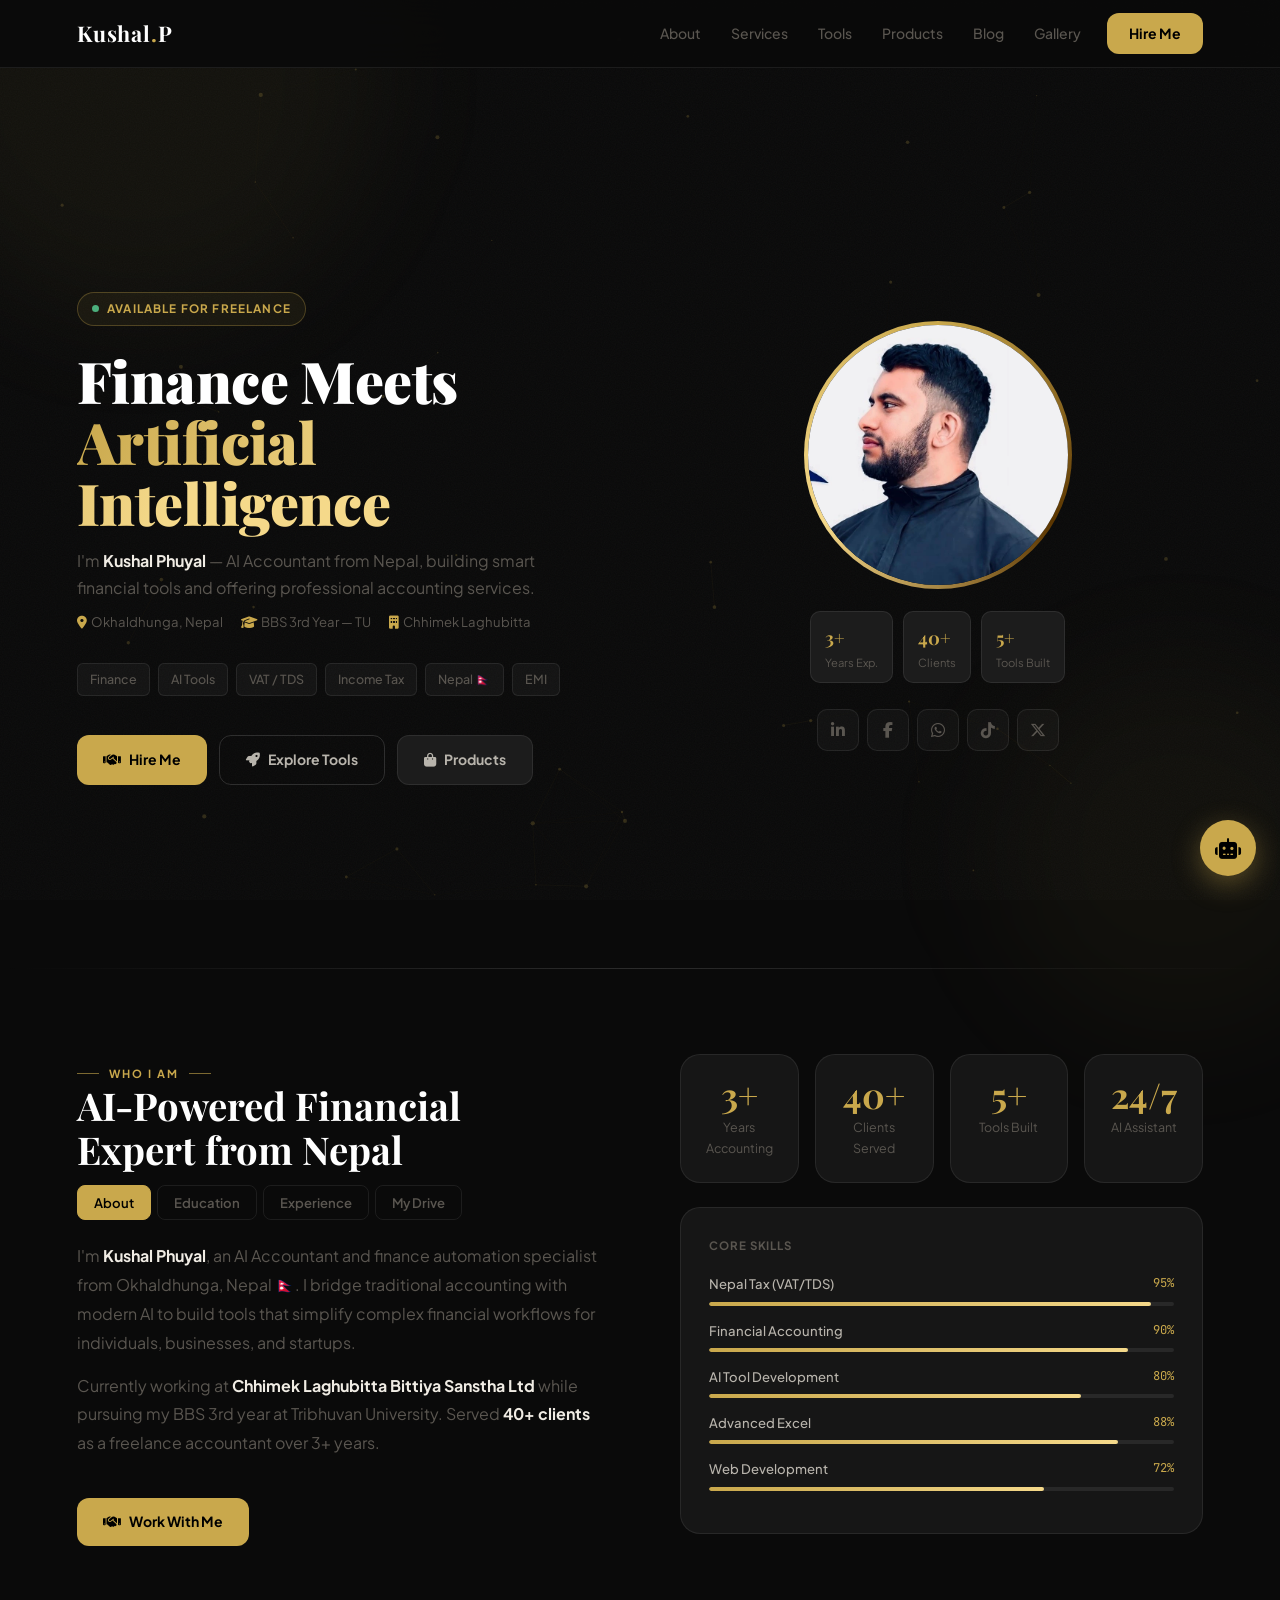
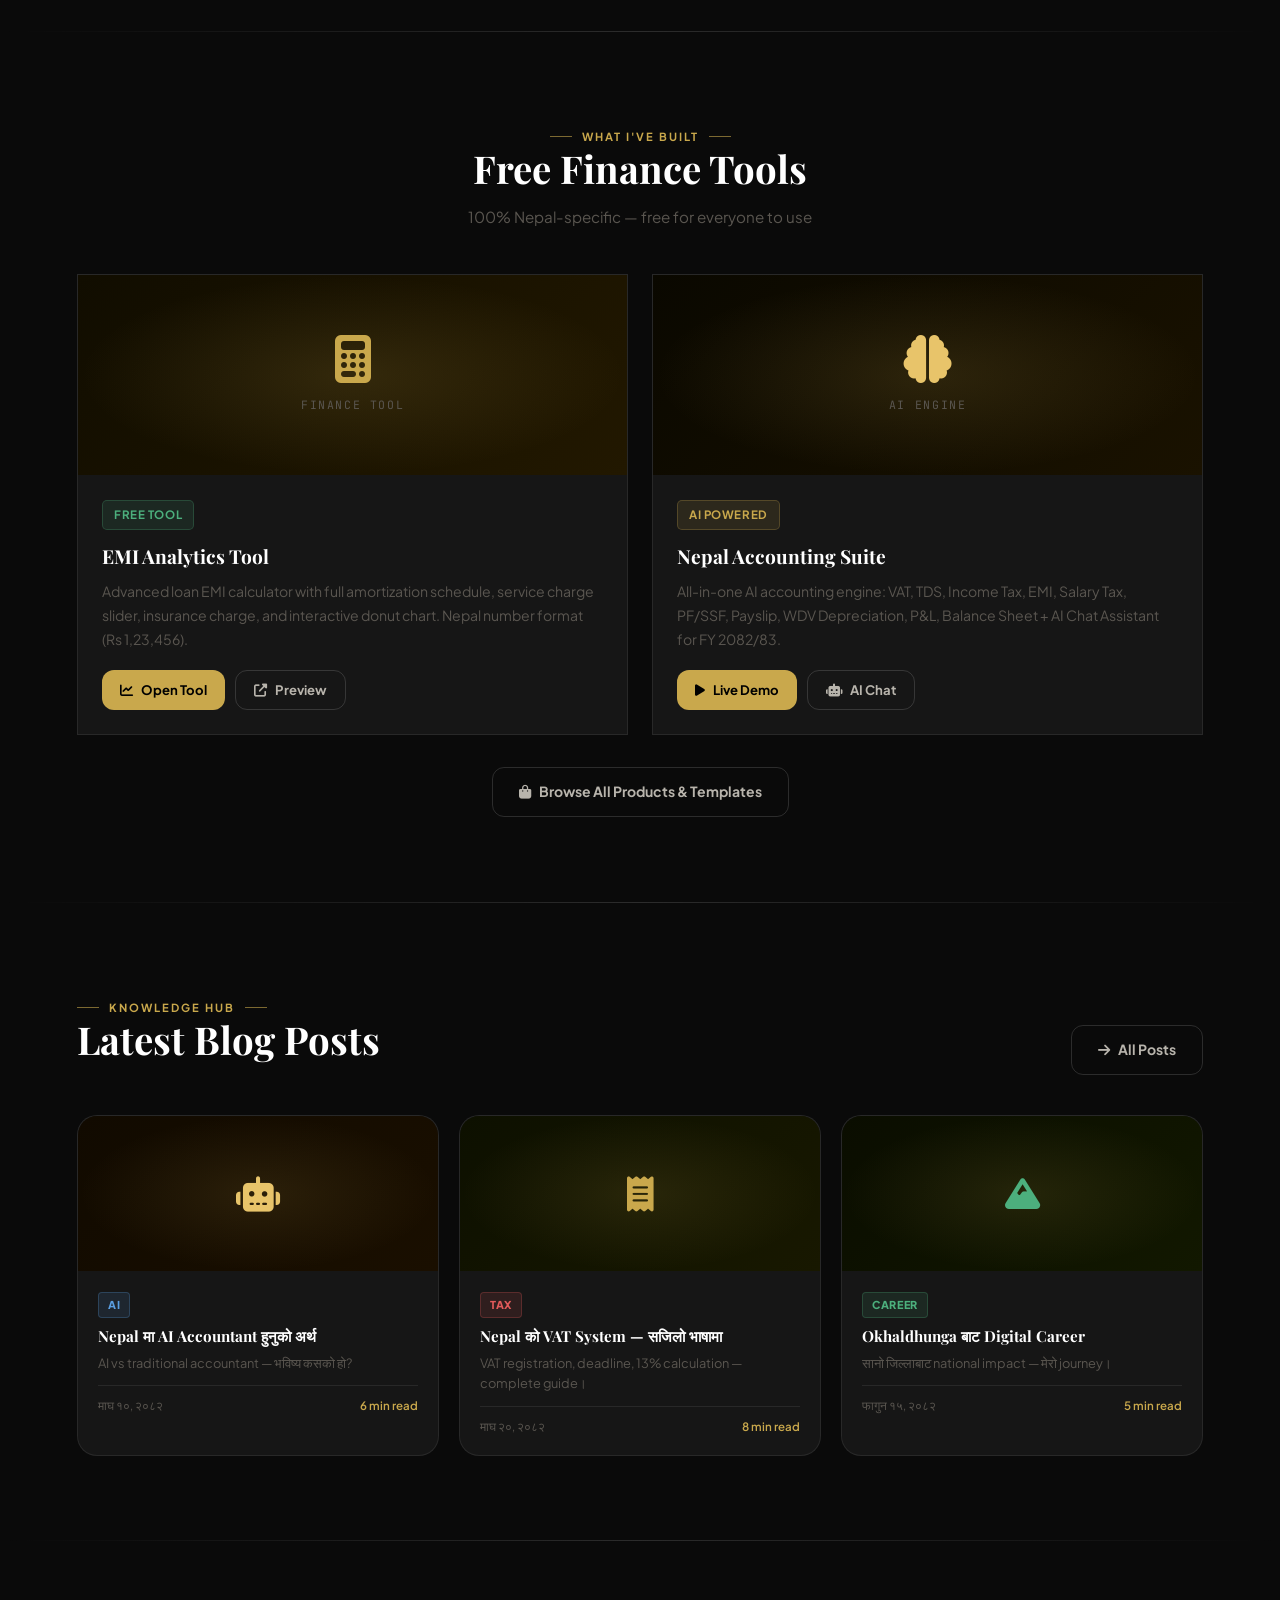
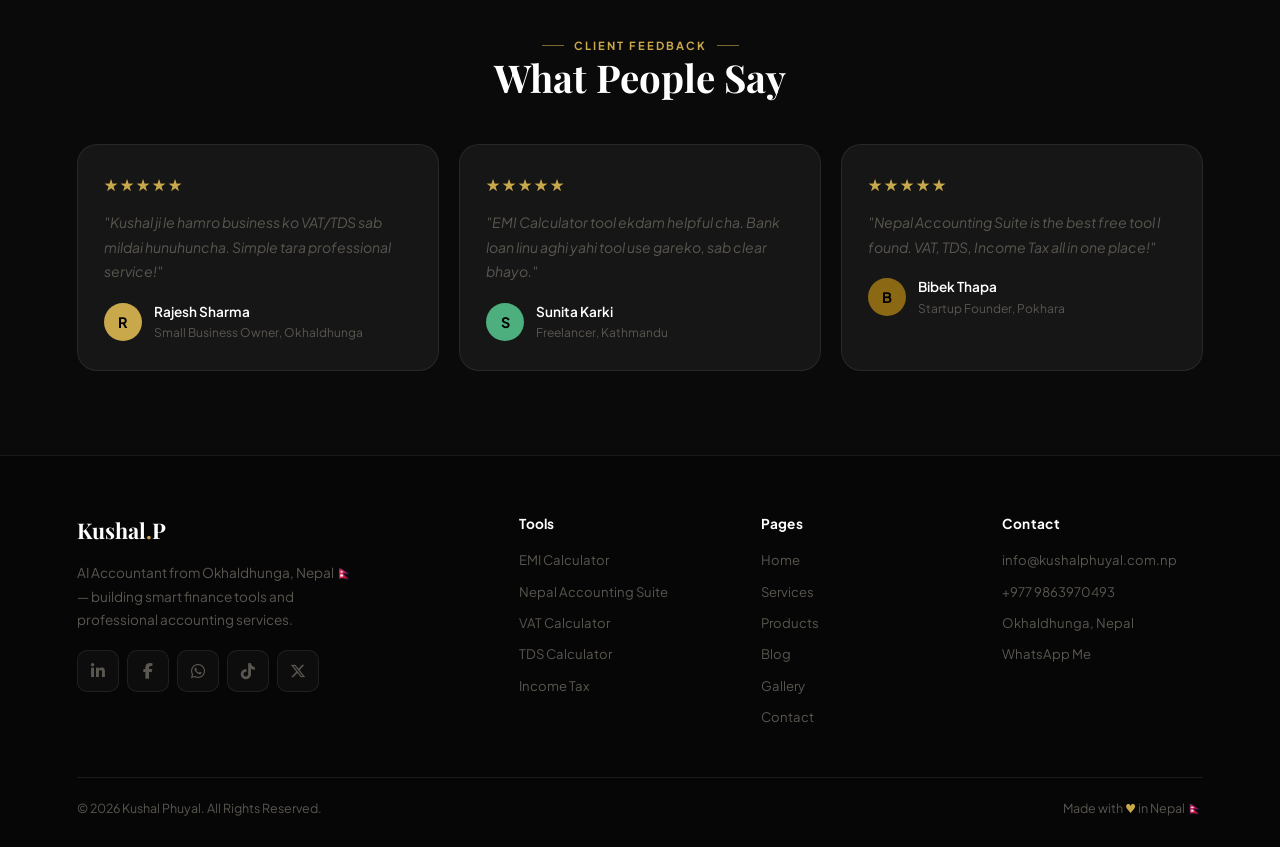
<file: index.html>
<!DOCTYPE html>
<html lang="en">
<head>
  <meta charset="UTF-8" />
  <meta name="viewport" content="width=device-width, initial-scale=1.0" />
  <meta name="google-site-verification" content="WJWTJi0ERpNihBO441wbu4iw1s20_mTFMYSAICYW-OA" />
  <link rel="canonical" href="https://kushalphuyal.com.np/" />
  <title>Kushal Phuyal | AI Accountant & Finance Expert — Nepal</title>
  <meta name="description" content="Kushal Phuyal — AI Accountant from Okhaldhunga, Nepal. BBS student at TU, working at Chhimek Laghubitta, 3+ years freelance accounting. Building smart Nepal finance tools: EMI Calculator, AI Accounting Suite, VAT/TDS tools." />
  <meta name="keywords" content="Kushal Phuyal, AI Accountant Nepal, Nepal Finance Tools, VAT Calculator, TDS Calculator, EMI Calculator Nepal, Income Tax Nepal, Okhaldhunga, Chhimek Laghubitta" />
  <meta property="og:type" content="website" />
  <meta property="og:title" content="Kushal Phuyal | AI Accountant Nepal" />
  <meta property="og:description" content="AI-powered accounting tools and professional services for Nepal — VAT, TDS, EMI, Income Tax and more." />
  <meta property="og:image" content="https://kushalphuyal.com.np/images/profile.webp" />
  <meta property="og:url" content="https://kushalphuyal.com.np/" />
  <meta name="twitter:card" content="summary_large_image" />
  <meta name="robots" content="index, follow" />
  <link rel="icon" href="images/profile.webp" type="image/webp" />
  <link rel="stylesheet" href="https://cdnjs.cloudflare.com/ajax/libs/font-awesome/6.4.2/css/all.min.css" />
  <link rel="stylesheet" href="style.css" />
  <script type="application/ld+json">
  {"@context":"https://schema.org","@type":"Person","name":"Kushal Phuyal","url":"https://kushalphuyal.com.np","image":"https://kushalphuyal.com.np/images/profile.webp","jobTitle":"AI Accountant","worksFor":{"@type":"Organization","name":"Chhimek Laghubitta Bittiya Sanstha Ltd"},"address":{"@type":"PostalAddress","addressLocality":"Okhaldhunga","addressCountry":"NP"},"email":"info@kushalphuyal.com.np","telephone":"+9779863970493","sameAs":["https://www.linkedin.com/in/kushalphuyal01","https://facebook.com/kushalphuyal01","https://x.com/kushalphuyal01","https://tiktok.com/@kushalphuyal01"]}
  </script>
  <style>
    /* ── PAGE-SPECIFIC: HERO ── */
    .hero {
      min-height: 100vh;
      display: grid; grid-template-columns: 1fr 1fr;
      align-items: center; gap: 64px;
      padding: 100px var(--section-x) 60px;
      position: relative; z-index: 2;
    }
    .status-pill {
      display: inline-flex; align-items: center; gap: 8px;
      border: 1px solid rgba(201,168,76,.3); background: rgba(201,168,76,.07);
      color: var(--gold); padding: 6px 14px; border-radius: 50px;
      font-size: .73rem; font-weight: 700; letter-spacing: .1em;
      text-transform: uppercase; margin-bottom: 24px; width: fit-content;
    }
    .pulse { width: 7px; height: 7px; border-radius: 50%; background: var(--green); animation: blink 2s infinite; }
    .hero-title {
      font-family: var(--ff-head);
      font-size: clamp(2.4rem,4.5vw,4rem);
      font-weight: 900; line-height: 1.06;
      color: var(--white); margin-bottom: 14px; letter-spacing: -.01em;
    }
    .hero-title .accent {
      background: linear-gradient(110deg, var(--gold) 0%, var(--gold3) 60%);
      -webkit-background-clip: text; -webkit-text-fill-color: transparent; background-clip: text;
    }
    .hero-sub { color: var(--muted); font-size: 1rem; max-width: 480px; margin-bottom: 10px; }
    .hero-meta { display: flex; align-items: center; gap: 18px; flex-wrap: wrap; font-size: .82rem; color: var(--muted); margin-bottom: 30px; }
    .hero-meta i { color: var(--gold); margin-right: 4px; }
    .hero-tags { display: flex; flex-wrap: wrap; gap: 8px; margin-bottom: 38px; }
    .hero-tag { padding: 5px 12px; border-radius: 6px; background: rgba(255,255,255,.04); border: 1px solid var(--border); font-size: .78rem; color: var(--muted); font-weight: 500; }
    .hero-btns { display: flex; gap: 12px; flex-wrap: wrap; }
    /* Avatar */
    .hero-right { display: flex; flex-direction: column; align-items: center; gap: 26px; }
    .avatar-frame { position: relative; width: 260px; height: 260px; }
    .avatar-ring {
      position: absolute; inset: -4px; border-radius: 50%;
      background: conic-gradient(var(--gold), #5a3500, var(--gold3), var(--gold));
      animation: spin 9s linear infinite;
    }
    @keyframes spin { to { transform: rotate(360deg); } }
    .avatar-ring-bg { position: absolute; inset: 0; border-radius: 50%; background: var(--bg); }
    .avatar-img { position: relative; z-index: 1; width: 100%; height: 100%; border-radius: 50%; object-fit: cover; }
    .float-chips { display: flex; gap: 10px; flex-wrap: wrap; justify-content: center; max-width: 300px; }
    .fchip {
      background: var(--card2); border: 1px solid var(--border); border-radius: 10px;
      padding: 10px 14px; font-size: .78rem;
      animation: float 4s ease-in-out infinite;
    }
    .fchip:nth-child(2) { animation-delay: -1.5s; }
    .fchip:nth-child(3) { animation-delay: -3s; }
    @keyframes float { 0%,100%{transform:translateY(0)} 50%{transform:translateY(-6px)} }
    .fchip .fc-num { font-family: var(--ff-head); font-size: 1.15rem; font-weight: 700; color: var(--gold); }
    .fchip .fc-lbl { color: var(--muted); font-size: .7rem; }
    /* About grid */
    .about-grid { display: grid; grid-template-columns: 1fr 1fr; gap: 80px; align-items: start; }
    .about-text p { color: var(--muted); margin-bottom: 14px; line-height: 1.8; }
    /* Tools grid */
    .tools-grid { display: grid; grid-template-columns: repeat(2,1fr); gap: 24px; margin-top: 44px; }
    .tool-card { background: var(--card); border: 1px solid var(--border); border-radius: var(--r-lg); overflow: hidden; transition: all .32s; }
    .tool-card:hover { border-color: rgba(201,168,76,.35); transform: translateY(-7px); box-shadow: 0 24px 60px rgba(0,0,0,.5); }
    .tool-thumb { height: 200px; display: flex; flex-direction: column; align-items: center; justify-content: center; gap: 12px; position: relative; overflow: hidden; }
    .tool-thumb::before { content: ''; position: absolute; inset: 0; background: radial-gradient(ellipse, rgba(201,168,76,.15), transparent 70%); }
    .tool-thumb i { font-size: 3rem; position: relative; z-index: 1; }
    .tool-thumb span { font-family: var(--ff-mono); font-size: .72rem; letter-spacing: .14em; text-transform: uppercase; position: relative; z-index: 1; color: var(--muted); }
    .tool-body { padding: 24px; }
    .tool-body h3 { font-family: var(--ff-head); font-size: 1.2rem; font-weight: 700; color: var(--white); margin-bottom: 8px; }
    .tool-body p { font-size: .88rem; color: var(--muted); margin-bottom: 18px; line-height: 1.7; }
    .tool-btns { display: flex; gap: 10px; flex-wrap: wrap; }
    @media (max-width: 900px) {
      .hero { grid-template-columns: 1fr; text-align: center; gap: 40px; }
      .hero-right { order: -1; }
      .hero-meta, .hero-tags, .hero-btns, .socials, .float-chips { justify-content: center; }
      .about-grid { grid-template-columns: 1fr; }
      .tools-grid { grid-template-columns: 1fr; }
    }
  </style>
</head>
<body>
  <canvas id="bg-canvas"></canvas>
  <div class="orb orb-1"></div>
  <div class="orb orb-2"></div>
  <!-- ─── NAVBAR ─── -->
  <nav id="navbar">
    <a href="index.html" class="nav-logo">Kushal<span class="dot">.</span>P</a>
    <div class="nav-links">
      <a href="index.html#about">About</a>
      <a href="services.html">Services</a>
      <a href="index.html#tools">Tools</a>
      <a href="products.html">Products</a>
      <a href="blog.html">Blog</a>
      <a href="photocollection.html">Gallery</a>
      <a href="contact.html" class="nav-cta">Hire Me</a>
    </div>
    <button class="hamburger" id="hamburger" aria-label="Toggle menu"><i class="fas fa-bars"></i></button>
  </nav>
  <div class="mob-menu" id="mob-menu">
    <a href="index.html#about">About</a>
    <a href="services.html">Services</a>
    <a href="index.html#tools">Tools</a>
    <a href="products.html">Products</a>
    <a href="blog.html">Blog</a>
    <a href="photocollection.html">Gallery</a>
    <a href="contact.html">Hire Me</a>
  </div>
  <!-- ─── HERO ─── -->
  <section class="hero" aria-label="Hero section">
    <div class="hero-left">
      <div class="status-pill reveal"><span class="pulse"></span> Available for Freelance</div>
      <h1 class="hero-title reveal" style="transition-delay:.08s">
        Finance Meets<br><span class="accent">Artificial Intelligence</span>
      </h1>
      <p class="hero-sub reveal" style="transition-delay:.14s">
        I'm <strong style="color:var(--offwhite)">Kushal Phuyal</strong> — AI Accountant from Nepal, building smart financial tools and offering professional accounting services.
      </p>
      <div class="hero-meta reveal" style="transition-delay:.2s">
        <span><i class="fas fa-map-marker-alt"></i>Okhaldhunga, Nepal</span>
        <span><i class="fas fa-graduation-cap"></i>BBS 3rd Year — TU</span>
        <span><i class="fas fa-building"></i>Chhimek Laghubitta</span>
      </div>
      <div class="hero-tags reveal" style="transition-delay:.26s">
        <span class="hero-tag">Finance</span>
        <span class="hero-tag">AI Tools</span>
        <span class="hero-tag">VAT / TDS</span>
        <span class="hero-tag">Income Tax</span>
        <span class="hero-tag">Nepal 🇳🇵</span>
        <span class="hero-tag">EMI</span>
      </div>
      <div class="hero-btns reveal" style="transition-delay:.32s">
        <a href="services.html" class="btn btn-gold"><i class="fas fa-handshake"></i> Hire Me</a>
        <a href="index.html#tools" class="btn btn-outline"><i class="fas fa-rocket"></i> Explore Tools</a>
        <a href="products.html" class="btn btn-dark"><i class="fas fa-shopping-bag"></i> Products</a>
      </div>
    </div>
    <div class="hero-right">
      <div class="avatar-frame reveal">
        <div class="avatar-ring"></div>
        <div class="avatar-ring-bg"></div>
        <img src="images/profile.webp" alt="Kushal Phuyal AI Accountant Okhaldhunga Nepal" class="avatar-img" loading="eager" width="260" height="260" />
      </div>
      <div class="float-chips reveal" style="transition-delay:.18s">
        <div class="fchip"><div class="fc-num">3+</div><div class="fc-lbl">Years Exp.</div></div>
        <div class="fchip"><div class="fc-num">40+</div><div class="fc-lbl">Clients</div></div>
        <div class="fchip"><div class="fc-num">5+</div><div class="fc-lbl">Tools Built</div></div>
      </div>
      <div class="socials reveal" style="transition-delay:.36s">
        <a href="https://www.linkedin.com/in/kushalphuyal01" target="_blank" rel="noopener noreferrer" class="social-link" aria-label="LinkedIn"><i class="fab fa-linkedin-in"></i></a>
        <a href="https://facebook.com/kushalphuyal01" target="_blank" rel="noopener noreferrer" class="social-link" aria-label="Facebook"><i class="fab fa-facebook-f"></i></a>
        <a href="https://wa.me/9779863970493" target="_blank" rel="noopener noreferrer" class="social-link" aria-label="WhatsApp"><i class="fab fa-whatsapp"></i></a>
        <a href="https://tiktok.com/@kushalphuyal01" target="_blank" rel="noopener noreferrer" class="social-link" aria-label="TikTok"><i class="fab fa-tiktok"></i></a>
        <a href="https://x.com/kushalphuyal01" target="_blank" rel="noopener noreferrer" class="social-link" aria-label="X/Twitter"><i class="fab fa-x-twitter"></i></a>
      </div>
    </div>
  </section>
  <div class="divider"></div>
  <!-- ─── ABOUT ─── -->
  <section id="about">
    <div class="inner about-grid">
      <div class="about-text reveal">
        <div class="eyebrow">Who I Am</div>
        <h2 class="section-title">AI-Powered Financial<br>Expert from Nepal</h2>
        <div class="tabs-row">
          <button class="tab-btn active" data-tab="intro">About</button>
          <button class="tab-btn" data-tab="edu">Education</button>
          <button class="tab-btn" data-tab="exp">Experience</button>
          <button class="tab-btn" data-tab="drive">My Drive</button>
        </div>
        <div class="tab-pane active" id="tab-intro">
          <p>I'm <strong style="color:var(--offwhite)">Kushal Phuyal</strong>, an AI Accountant and finance automation specialist from Okhaldhunga, Nepal 🇳🇵. I bridge traditional accounting with modern AI to build tools that simplify complex financial workflows for individuals, businesses, and startups.</p>
          <p>Currently working at <strong style="color:var(--offwhite)">Chhimek Laghubitta Bittiya Sanstha Ltd</strong> while pursuing my BBS 3rd year at Tribhuvan University. Served <strong style="color:var(--offwhite)">40+ clients</strong> as a freelance accountant over 3+ years.</p>
        </div>
        <div class="tab-pane" id="tab-edu">
          <ul class="info-list">
            <li><i class="fas fa-graduation-cap"></i><span><strong>BBS 3rd Year</strong> — Tribhuvan University (Running)</span></li>
            <li><i class="fas fa-check-circle"></i><span><strong>+2 Accountancy</strong> — Completed</span></li>
            <li><i class="fas fa-desktop"></i><span><strong>6-Month Computer Operating Course</strong> — Completed</span></li>
            <li><i class="fas fa-robot"></i><span>AI & Automation — Self-learning (Coursera, fast.ai)</span></li>
            <li><i class="fas fa-code"></i><span>Web Development — HTML, CSS, JavaScript</span></li>
            <li><i class="fas fa-file-excel"></i><span>Advanced Excel & Financial Modeling</span></li>
          </ul>
        </div>
        <div class="tab-pane" id="tab-exp">
          <ul class="info-list">
            <li><i class="fas fa-building"></i><span><strong>Chhimek Laghubitta Bittiya Sanstha Ltd</strong> — Current</span></li>
            <li><i class="fas fa-user-tie"></i><span><strong>3+ Years Freelance Accounting</strong> — 40+ businesses served</span></li>
            <li><i class="fas fa-receipt"></i><span>VAT/TDS Filing, Income Tax Returns for clients</span></li>
            <li><i class="fas fa-calculator"></i><span>Loan & EMI Advisory — Okhaldhunga & Kathmandu</span></li>
            <li><i class="fas fa-chart-bar"></i><span>Financial Statements — P&L, Balance Sheet, Cash Flow</span></li>
            <li><i class="fas fa-tools"></i><span>Built Nepal Accounting Suite — AI-powered finance platform</span></li>
          </ul>
        </div>
        <div class="tab-pane" id="tab-drive">
          <p>My mission: making finance less intimidating for everyday Nepalis — farmers calculating EMI, startups tracking expenses, freelancers managing cash flow.</p>
          <p>Living in the hills of <strong style="color:var(--offwhite)">Okhaldhunga</strong> proves that location is no longer a barrier to national impact. Every tool I build is one step toward that goal.</p>
          <p style="margin-top:10px;"><a href="contact.html" style="color:var(--gold)">Let's build something impactful together →</a></p>
        </div>
        <a href="services.html" class="btn btn-gold" style="margin-top:26px;"><i class="fas fa-handshake"></i> Work With Me</a>
      </div>
      <div class="reveal" style="transition-delay:.15s;">
        <div class="grid-stats" style="margin-bottom:24px;">
          <div class="stat-box"><div class="s-num">3+</div><div class="s-lbl">Years Accounting</div></div>
          <div class="stat-box"><div class="s-num">40+</div><div class="s-lbl">Clients Served</div></div>
          <div class="stat-box"><div class="s-num">5+</div><div class="s-lbl">Tools Built</div></div>
          <div class="stat-box"><div class="s-num">24/7</div><div class="s-lbl">AI Assistant</div></div>
        </div>
        <div class="card">
          <div style="font-size:.72rem;font-weight:700;color:var(--muted);text-transform:uppercase;letter-spacing:.08em;margin-bottom:18px;">Core Skills</div>
          <div class="skill-row"><div class="skill-hdr"><span>Nepal Tax (VAT/TDS)</span><span>95%</span></div><div class="skill-track"><div class="skill-fill" data-w="95"></div></div></div>
          <div class="skill-row"><div class="skill-hdr"><span>Financial Accounting</span><span>90%</span></div><div class="skill-track"><div class="skill-fill" data-w="90"></div></div></div>
          <div class="skill-row"><div class="skill-hdr"><span>AI Tool Development</span><span>80%</span></div><div class="skill-track"><div class="skill-fill" data-w="80"></div></div></div>
          <div class="skill-row"><div class="skill-hdr"><span>Advanced Excel</span><span>88%</span></div><div class="skill-track"><div class="skill-fill" data-w="88"></div></div></div>
          <div class="skill-row"><div class="skill-hdr"><span>Web Development</span><span>72%</span></div><div class="skill-track"><div class="skill-fill" data-w="72"></div></div></div>
        </div>
      </div>
    </div>
  </section>
  <div class="divider"></div>
  <!-- ─── TOOLS ─── -->
  <section id="tools">
    <div class="inner">
      <div class="centered reveal">
        <div class="eyebrow">What I've Built</div>
        <h2 class="section-title">Free Finance Tools</h2>
        <p class="section-sub">100% Nepal-specific — free for everyone to use</p>
      </div>
      <div class="tools-grid">
        <div class="tool-card reveal" style="transition-delay:.08s">
          <div class="tool-thumb" style="background:linear-gradient(135deg,#110d00,#221800);">
            <i class="fas fa-calculator" style="color:var(--gold);"></i>
            <span>Finance Tool</span>
          </div>
          <div class="tool-body">
            <span class="tag tag-green" style="margin-bottom:10px;display:inline-block;">Free Tool</span>
            <h3>EMI Analytics Tool</h3>
            <p>Advanced loan EMI calculator with full amortization schedule, service charge slider, insurance charge, and interactive donut chart. Nepal number format (Rs 1,23,456).</p>
            <div class="tool-btns">
              <a href="emi-code.html" class="btn btn-gold btn-sm"><i class="fas fa-chart-line"></i> Open Tool</a>
              <a href="emi-code.html" class="btn btn-outline btn-sm"><i class="fas fa-external-link-alt"></i> Preview</a>
            </div>
          </div>
        </div>
        <div class="tool-card reveal" style="transition-delay:.16s">
          <div class="tool-thumb" style="background:linear-gradient(135deg,#0a0800,#1a1200);">
            <i class="fas fa-brain" style="color:var(--gold2);"></i>
            <span>AI Engine</span>
          </div>
          <div class="tool-body">
            <span class="tag tag-gold" style="margin-bottom:10px;display:inline-block;">AI Powered</span>
            <h3>Nepal Accounting Suite</h3>
            <p>All-in-one AI accounting engine: VAT, TDS, Income Tax, EMI, Salary Tax, PF/SSF, Payslip, WDV Depreciation, P&L, Balance Sheet + AI Chat Assistant for FY 2082/83.</p>
            <div class="tool-btns">
              <a href="ai.html" class="btn btn-gold btn-sm"><i class="fas fa-play"></i> Live Demo</a>
              <a href="ai.html" class="btn btn-outline btn-sm"><i class="fas fa-robot"></i> AI Chat</a>
            </div>
          </div>
        </div>
      </div>
      <div style="text-align:center;margin-top:32px;">
        <a href="products.html" class="btn btn-outline"><i class="fas fa-shopping-bag"></i> Browse All Products & Templates</a>
      </div>
    </div>
  </section>
  <div class="divider"></div>
  <!-- ─── BLOG PREVIEW ─── -->
  <section id="blog-home">
    <div class="inner">
      <div style="display:flex;justify-content:space-between;align-items:flex-end;margin-bottom:40px;flex-wrap:wrap;gap:16px;">
        <div class="reveal">
          <div class="eyebrow">Knowledge Hub</div>
          <h2 class="section-title">Latest Blog Posts</h2>
        </div>
        <a href="blog.html" class="btn btn-outline reveal"><i class="fas fa-arrow-right"></i> All Posts</a>
      </div>
      <div class="grid-3">
        <a href="blog.html" class="blog-card reveal" style="text-decoration:none;">
          <div class="blog-thumb" style="background:linear-gradient(135deg,#110a00,#1a0f00);"><i class="fas fa-robot" style="color:var(--gold2);"></i></div>
          <div class="blog-body">
            <span class="blog-cat tag-blue">AI</span>
            <h3>Nepal मा AI Accountant हुनुको अर्थ</h3>
            <p>AI vs traditional accountant — भविष्य कसको हो?</p>
            <div class="blog-foot"><span>माघ १०, २०८२</span><span class="read-link">6 min read</span></div>
          </div>
        </a>
        <a href="blog.html" class="blog-card reveal" style="text-decoration:none;transition-delay:.08s">
          <div class="blog-thumb" style="background:linear-gradient(135deg,#0d1000,#181800);"><i class="fas fa-receipt" style="color:var(--gold);"></i></div>
          <div class="blog-body">
            <span class="blog-cat tag-red">Tax</span>
            <h3>Nepal को VAT System — सजिलो भाषामा</h3>
            <p>VAT registration, deadline, 13% calculation — complete guide।</p>
            <div class="blog-foot"><span>माघ २०, २०८२</span><span class="read-link">8 min read</span></div>
          </div>
        </a>
        <a href="blog.html" class="blog-card reveal" style="text-decoration:none;transition-delay:.15s">
          <div class="blog-thumb" style="background:linear-gradient(135deg,#0a0d00,#121800);"><i class="fas fa-mountain" style="color:var(--green);"></i></div>
          <div class="blog-body">
            <span class="blog-cat tag-green">Career</span>
            <h3>Okhaldhunga बाट Digital Career</h3>
            <p>सानो जिल्लाबाट national impact — मेरो journey।</p>
            <div class="blog-foot"><span>फागुन १५, २०८२</span><span class="read-link">5 min read</span></div>
          </div>
        </a>
      </div>
    </div>
  </section>
  <div class="divider"></div>
  <!-- ─── TESTIMONIALS ─── -->
  <section id="testimonials">
    <div class="inner">
      <div class="centered reveal">
        <div class="eyebrow">Client Feedback</div>
        <h2 class="section-title">What People Say</h2>
      </div>
      <div class="grid-3" style="margin-top:44px;">
        <div class="testimonial-card reveal">
          <div class="t-stars">★★★★★</div>
          <p class="t-text">"Kushal ji le hamro business ko VAT/TDS sab mildai hunuhuncha. Simple tara professional service!"</p>
          <div class="t-author"><div class="t-av">R</div><div><div class="t-name">Rajesh Sharma</div><div class="t-title">Small Business Owner, Okhaldhunga</div></div></div>
        </div>
        <div class="testimonial-card reveal" style="transition-delay:.08s">
          <div class="t-stars">★★★★★</div>
          <p class="t-text">"EMI Calculator tool ekdam helpful cha. Bank loan linu aghi yahi tool use gareko, sab clear bhayo."</p>
          <div class="t-author"><div class="t-av" style="background:var(--green);color:#000;">S</div><div><div class="t-name">Sunita Karki</div><div class="t-title">Freelancer, Kathmandu</div></div></div>
        </div>
        <div class="testimonial-card reveal" style="transition-delay:.15s">
          <div class="t-stars">★★★★★</div>
          <p class="t-text">"Nepal Accounting Suite is the best free tool I found. VAT, TDS, Income Tax all in one place!"</p>
          <div class="t-author"><div class="t-av" style="background:#8b6914;">B</div><div><div class="t-name">Bibek Thapa</div><div class="t-title">Startup Founder, Pokhara</div></div></div>
        </div>
      </div>
    </div>
  </section>
  <!-- ─── FOOTER ─── -->
  <footer id="footer">
    <div class="inner">
      <div class="footer-grid">
        <div class="footer-brand">
          <div class="footer-logo">Kushal<span class="dot">.</span>P</div>
          <p>AI Accountant from Okhaldhunga, Nepal 🇳🇵 — building smart finance tools and professional accounting services.</p>
          <div class="socials">
            <a href="https://www.linkedin.com/in/kushalphuyal01" target="_blank" rel="noopener noreferrer" class="social-link" aria-label="LinkedIn"><i class="fab fa-linkedin-in"></i></a>
            <a href="https://facebook.com/kushalphuyal01" target="_blank" rel="noopener noreferrer" class="social-link" aria-label="Facebook"><i class="fab fa-facebook-f"></i></a>
            <a href="https://wa.me/9779863970493" target="_blank" rel="noopener noreferrer" class="social-link" aria-label="WhatsApp"><i class="fab fa-whatsapp"></i></a>
            <a href="https://tiktok.com/@kushalphuyal01" target="_blank" rel="noopener noreferrer" class="social-link" aria-label="TikTok"><i class="fab fa-tiktok"></i></a>
            <a href="https://x.com/kushalphuyal01" target="_blank" rel="noopener noreferrer" class="social-link" aria-label="X"><i class="fab fa-x-twitter"></i></a>
          </div>
        </div>
        <div class="footer-col">
          <h4>Tools</h4>
          <a href="emi-code.html">EMI Calculator</a>
          <a href="ai.html">Nepal Accounting Suite</a>
          <a href="ai.html">VAT Calculator</a>
          <a href="ai.html">TDS Calculator</a>
          <a href="ai.html">Income Tax</a>
        </div>
        <div class="footer-col">
          <h4>Pages</h4>
          <a href="index.html">Home</a>
          <a href="services.html">Services</a>
          <a href="products.html">Products</a>
          <a href="blog.html">Blog</a>
          <a href="photocollection.html">Gallery</a>
          <a href="contact.html">Contact</a>
        </div>
        <div class="footer-col">
          <h4>Contact</h4>
          <a href="mailto:info@kushalphuyal.com.np">info@kushalphuyal.com.np</a>
          <a href="tel:+9779863970493">+977 9863970493</a>
          <a href="#">Okhaldhunga, Nepal</a>
          <a href="https://wa.me/9779863970493">WhatsApp Me</a>
        </div>
      </div>
      <div class="footer-bottom">
        <span>© <span id="yr"></span> Kushal Phuyal. All Rights Reserved.</span>
        <span>Made with <span class="heart">♥</span> in Nepal 🇳🇵</span>
      </div>
    </div>
  </footer>
  <!-- ─── CHAT ─── -->
  <button id="chat-toggle" aria-label="Chat with AI"><i class="fas fa-robot"></i></button>
  <div id="chatbox">
    <div class="chat-head">
      <div class="chat-head-left">
        <div class="chat-av"><i class="fas fa-robot"></i></div>
        <div>
          <div class="chat-name">Kushal's AI Assistant</div>
          <div class="chat-status-text"><span class="s-dot"></span> Online — Ask me anything</div>
        </div>
      </div>
      <button class="chat-close-x" id="chat-close-x" aria-label="Close chat"><i class="fas fa-times"></i></button>
    </div>
    <div class="chat-msgs" id="chat-msgs">
      <div class="cmsg bot">Namaste! 🙏 I'm Kushal's AI. Ask about services, tools, Nepal tax, or anything finance!</div>
    </div>
    <div class="chat-inp-row">
      <input id="c-input" placeholder="Ask about Nepal accounting…" autocomplete="off" />
      <button id="c-send" aria-label="Send message"><i class="fas fa-paper-plane"></i></button>
    </div>
  </div>
  <script src="script.js"></script>
</body>
</html>
</file>
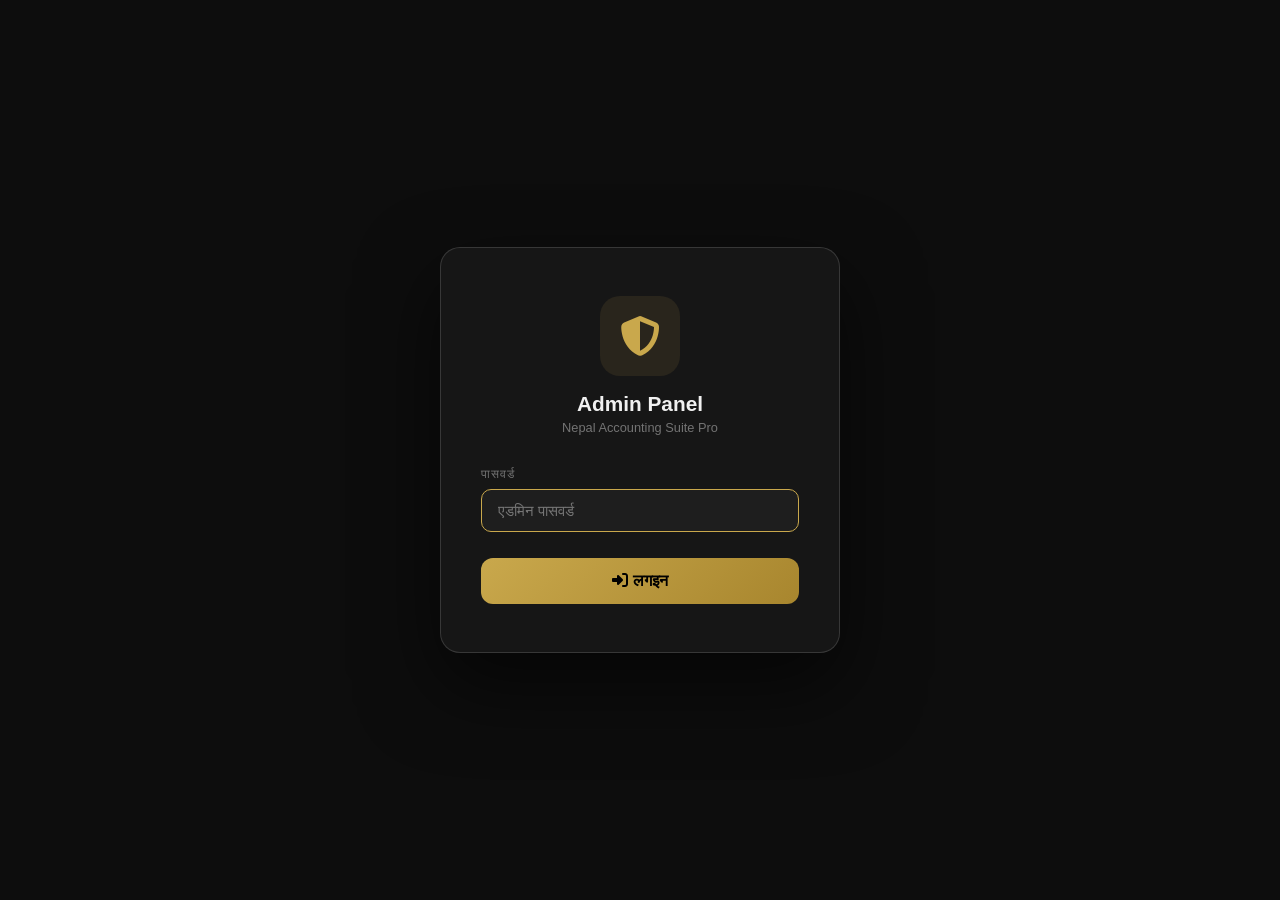
<file: admin.html>
<!DOCTYPE html>
<html lang="ne">
<head>
  <meta charset="UTF-8" />
  <meta name="viewport" content="width=device-width, initial-scale=1.0" />
  <title>Admin Panel - Nepal Accounting Suite</title>
  <link rel="stylesheet" href="https://cdnjs.cloudflare.com/ajax/libs/font-awesome/6.4.2/css/all.min.css" />
  <style>
    :root {
      --bg: #0d0d0d;
      --card: #161616;
      --card2: #1e1e1e;
      --border: rgba(255,255,255,.08);
      --border2: rgba(255,255,255,.14);
      --gold: #c9a84c;
      --gold2: #e8c96a;
      --green: #4caf7d;
      --red: #e05a5a;
      --blue: #5a9ee0;
      --white: #f0f0f0;
      --muted: rgba(255,255,255,.4);
    }
    * { box-sizing: border-box; margin: 0; padding: 0; }
    body { background: var(--bg); color: var(--white); font-family: 'Segoe UI', sans-serif; }
    
    /* Login Screen */
    #login-screen {
      position: fixed; inset: 0; background: var(--bg);
      display: flex; align-items: center; justify-content: center;
      z-index: 9999;
    }
    .login-box {
      background: var(--card); border: 1px solid var(--border2);
      border-radius: 20px; padding: 48px 40px; width: 100%; max-width: 400px;
      box-shadow: 0 32px 80px rgba(0,0,0,.6);
    }
    .login-logo { text-align: center; margin-bottom: 32px; }
    .login-logo i { 
      font-size: 2.5rem; color: var(--gold); 
      background: rgba(201,168,76,.1); width: 80px; height: 80px;
      border-radius: 20px; display: flex; align-items: center;
      justify-content: center; margin: 0 auto 16px;
    }
    .login-logo h2 { font-size: 1.3rem; color: var(--white); }
    .login-logo p { font-size: .8rem; color: var(--muted); margin-top: 4px; }
    
    .login-fg { margin-bottom: 18px; }
    .login-fg label { 
      display: block; font-size: .75rem; color: var(--muted); 
      text-transform: uppercase; letter-spacing: .08em; margin-bottom: 8px; 
    }
    .login-fg input {
      width: 100%; background: var(--card2); border: 1px solid var(--border2);
      border-radius: 10px; padding: 12px 16px; color: var(--white);
      font-size: .95rem; outline: none;
    }
    .login-fg input:focus { border-color: var(--gold); }
    
    .login-btn {
      width: 100%; padding: 14px; border-radius: 12px;
      background: linear-gradient(135deg, var(--gold), #a8862e);
      border: none; color: #000; font-weight: 700; font-size: 1rem;
      cursor: pointer; transition: all .2s; margin-top: 8px;
    }
    .login-btn:hover { transform: translateY(-2px); box-shadow: 0 8px 24px rgba(201,168,76,.3); }
    .login-err { 
      color: var(--red); font-size: .82rem; text-align: center; 
      margin-top: 12px; display: none; 
    }

    /* Admin Panel */
    #admin-panel { display: none; }
    
    .admin-nav {
      background: var(--card); border-bottom: 1px solid var(--border);
      padding: 14px 28px; display: flex; align-items: center;
      justify-content: space-between; position: sticky; top: 0; z-index: 100;
    }
    .an-logo { 
      font-family: 'Georgia', serif; font-size: 1.1rem; 
      color: var(--gold); display: flex; align-items: center; gap: 10px; 
    }
    .an-right { display: flex; align-items: center; gap: 12px; }
    .fy-badge { 
      background: rgba(201,168,76,.12); border: 1px solid rgba(201,168,76,.25);
      border-radius: 20px; padding: 4px 14px; font-size: .75rem; 
      color: var(--gold); font-weight: 600; 
    }
    .btn-logout {
      background: rgba(224,90,90,.1); border: 1px solid rgba(224,90,90,.2);
      color: var(--red); border-radius: 8px; padding: 7px 14px;
      font-size: .78rem; cursor: pointer; transition: all .2s;
    }
    .btn-logout:hover { background: rgba(224,90,90,.2); }
    .btn-save-all {
      background: linear-gradient(135deg, var(--gold), #a8862e);
      border: none; color: #000; border-radius: 8px; padding: 8px 20px;
      font-size: .82rem; font-weight: 700; cursor: pointer;
      display: flex; align-items: center; gap: 6px;
    }

    .admin-body { max-width: 1200px; margin: 0 auto; padding: 32px 24px; }

    /* Alert Banner */
    .alert-banner {
      background: rgba(76,175,125,.08); border: 1px solid rgba(76,175,125,.2);
      border-radius: 12px; padding: 14px 20px; display: flex;
      align-items: center; gap: 12px; margin-bottom: 28px;
      font-size: .85rem; color: var(--green); display: none;
    }
    .alert-banner.show { display: flex; }

    /* Sections */
    .admin-section { margin-bottom: 28px; }
    .as-header {
      display: flex; align-items: center; justify-content: space-between;
      margin-bottom: 16px;
    }
    .as-title {
      display: flex; align-items: center; gap: 10px;
      font-family: 'Georgia', serif; font-size: 1.05rem; color: var(--white);
    }
    .as-title i { color: var(--gold); font-size: .9rem; }
    .as-badge { 
      font-size: .68rem; color: var(--muted); background: var(--card2);
      border: 1px solid var(--border); border-radius: 20px; padding: 3px 10px; 
    }

    .admin-card {
      background: var(--card); border: 1px solid var(--border);
      border-radius: 16px; padding: 24px;
    }

    /* Form Grid */
    .grid { display: grid; gap: 16px; }
    .grid-2 { grid-template-columns: 1fr 1fr; }
    .grid-3 { grid-template-columns: 1fr 1fr 1fr; }
    .grid-4 { grid-template-columns: repeat(4, 1fr); }
    
    .fg { }
    .fg label {
      display: block; font-size: .72rem; color: var(--muted);
      text-transform: uppercase; letter-spacing: .08em; margin-bottom: 6px;
    }
    .fg input, .fg select {
      width: 100%; background: var(--card2); border: 1px solid var(--border2);
      border-radius: 10px; padding: 10px 14px; color: var(--white);
      font-size: .92rem; outline: none;
    }
    .fg input:focus { border-color: var(--gold); }
    .hint { font-size: .7rem; color: var(--muted); margin-top: 5px; }

    /* TDS Grid */
    .tds-grid { 
      display: grid; 
      grid-template-columns: repeat(auto-fill, minmax(200px, 1fr)); 
      gap: 12px; 
    }
    .tds-item {
      background: var(--card2); border: 1px solid var(--border);
      border-radius: 10px; padding: 14px;
    }
    .tds-item label {
      font-size: .7rem; color: var(--muted); text-transform: uppercase;
      letter-spacing: .06em; margin-bottom: 8px; display: block;
    }
    .tds-item input {
      width: 100%; background: var(--bg); border: 1px solid var(--border2);
      border-radius: 8px; padding: 8px 12px; color: var(--gold);
      font-size: 1rem; font-weight: 700; outline: none;
    }

    /* Slab Table */
    .slab-table { width: 100%; border-collapse: collapse; }
    .slab-table th {
      font-size: .68rem; color: var(--muted); text-transform: uppercase;
      padding: 8px 12px; text-align: left; border-bottom: 1px solid var(--border);
    }
    .slab-table td { padding: 8px 12px; border-bottom: 1px solid rgba(255,255,255,.03); }
    .slab-table input {
      background: var(--card2); border: 1px solid var(--border2);
      border-radius: 6px; padding: 6px 10px; color: var(--white);
      width: 100%; outline: none;
    }
    .slab-table input:focus { border-color: var(--gold); }

    /* Changelog */
    .changelog {
      background: var(--card2); border: 1px solid var(--border);
      border-radius: 12px; padding: 16px; max-height: 200px;
      overflow-y: auto; margin-top: 16px;
    }
    .changelog-item {
      font-size: .78rem; color: var(--muted); padding: 6px 0;
      border-bottom: 1px solid rgba(255,255,255,.03);
      display: flex; justify-content: space-between;
    }
    .changelog-item span { color: var(--gold); }
    .changelog-empty { 
      text-align: center; padding: 20px; color: var(--muted); 
    }

    .btn-reset {
      background: rgba(224,90,90,.08); border: 1px solid rgba(224,90,90,.15);
      color: var(--red); border-radius: 6px; padding: 6px 12px;
      font-size: .75rem; cursor: pointer;
    }

    .toast {
      position: fixed; bottom: 30px; left: 50%;
      transform: translateX(-50%) translateY(20px);
      background: var(--card2); border: 1px solid rgba(76,175,125,.3);
      border-radius: 12px; padding: 12px 24px; font-size: .85rem;
      color: var(--green); z-index: 9999; opacity: 0;
      transition: all .3s; display: flex; align-items: center; gap: 8px;
    }
    .toast.show { opacity: 1; transform: translateX(-50%) translateY(0); }

    @media (max-width: 768px) {
      .grid-2, .grid-3, .grid-4 { grid-template-columns: 1fr; }
      .tds-grid { grid-template-columns: 1fr; }
    }
  </style>
</head>
<body>

<div id="toast" class="toast"><i class="fas fa-check-circle"></i><span id="toast-msg">सफल!</span></div>

<!-- Login Screen -->
<div id="login-screen">
  <div class="login-box">
    <div class="login-logo">
      <i class="fas fa-shield-alt"></i>
      <h2>Admin Panel</h2>
      <p>Nepal Accounting Suite Pro</p>
    </div>
    <div class="login-fg">
      <label>पासवर्ड</label>
      <input type="password" id="login-pass" placeholder="एडमिन पासवर्ड" autofocus />
    </div>
    <button class="login-btn" onclick="doLogin()">
      <i class="fas fa-sign-in-alt"></i> लगइन
    </button>
    <div class="login-err" id="login-err">❌ गलत पासवर्ड!</div>
  </div>
</div>

<!-- Admin Panel -->
<div id="admin-panel">
  <div class="admin-nav">
    <div class="an-logo">
      <i class="fas fa-cog"></i>
      <span>Nepal Accounting Suite — Admin</span>
    </div>
    <div class="an-right">
      <span class="fy-badge" id="nav-fy">FY 2082/83</span>
      <button class="btn-save-all" onclick="saveAll()">
        <i class="fas fa-save"></i> सेभ गर्नुहोस्
      </button>
      <button class="btn-logout" onclick="doLogout()">
        <i class="fas fa-sign-out-alt"></i> लगआउट
      </button>
    </div>
  </div>

  <div class="admin-body">
    <div class="alert-banner" id="save-alert">
      <i class="fas fa-check-circle"></i>
      <div>
        <strong>सेभ भयो!</strong>
        <div style="font-size:.78rem;">नयाँ सेटिङ्हरू तुरुन्त प्रभावमा आउनेछ।</div>
      </div>
    </div>

    <!-- Fiscal Year -->
    <div class="admin-section">
      <div class="as-header">
        <div class="as-title"><i class="fas fa-calendar-alt"></i> Fiscal Year</div>
      </div>
      <div class="admin-card">
        <div class="grid grid-3">
          <div class="fg">
            <label>चालु आर्थिक वर्ष</label>
            <input type="text" id="cfg-fy" placeholder="2082/83" />
            <div class="hint">जस्तै: 2082/83</div>
          </div>
          <div class="fg">
            <label>सुरु मिति</label>
            <input type="text" id="cfg-fy-start" placeholder="Shrawan 1, 2082" />
          </div>
          <div class="fg">
            <label>अन्त्य मिति</label>
            <input type="text" id="cfg-fy-end" placeholder="Ashadh 31, 2083" />
          </div>
        </div>
      </div>
    </div>

    <!-- VAT Settings -->
    <div class="admin-section">
      <div class="as-header">
        <div class="as-title"><i class="fas fa-receipt"></i> VAT (मूल्य अभिवृद्धि कर)</div>
      </div>
      <div class="admin-card">
        <div class="grid grid-4">
          <div class="fg">
            <label>VAT दर %</label>
            <input type="number" id="cfg-vat" step="0.01" min="0" max="100" />
          </div>
          <div class="fg">
            <label>दाखिला मिति (गते)</label>
            <input type="number" id="cfg-vat-deadline" min="1" max="32" />
          </div>
          <div class="fg">
            <label>ब्याज दर % (वार्षिक)</label>
            <input type="number" id="cfg-vat-interest" step="0.1" min="0" />
          </div>
          <div class="fg">
            <label>जरिवाना % (मासिक)</label>
            <input type="number" id="cfg-vat-penalty" step="0.1" min="0" />
          </div>
        </div>
      </div>
    </div>

    <!-- TDS Rates -->
    <div class="admin-section">
      <div class="as-header">
        <div class="as-title"><i class="fas fa-percentage"></i> TDS (कर कट्टी) दरहरू</div>
      </div>
      <div class="admin-card">
        <div class="tds-grid">
          <div class="tds-item">
            <label>सेवा (भ्याट बिल सहित)</label>
            <input type="number" id="cfg-tds-service-vat" step="0.1" min="0" />
          </div>
          <div class="tds-item">
            <label>सेवा (भ्याट बिल बिना)</label>
            <input type="number" id="cfg-tds-service-novat" step="0.1" min="0" />
          </div>
          <div class="tds-item">
            <label>भाडा (Rent)</label>
            <input type="number" id="cfg-tds-rent" step="0.1" min="0" />
          </div>
          <div class="tds-item">
            <label>ब्याज / रोयल्टी</label>
            <input type="number" id="cfg-tds-interest" step="0.1" min="0" />
          </div>
          <div class="tds-item">
            <label>लाभांश (Dividend)</label>
            <input type="number" id="cfg-tds-dividend" step="0.1" min="0" />
          </div>
          <div class="tds-item">
            <label>प्राकृतिक व्यक्ति ठेक्का</label>
            <input type="number" id="cfg-tds-person" step="0.1" min="0" />
          </div>
          <div class="tds-item">
            <label>जग्गा/घर भाडा</label>
            <input type="number" id="cfg-tds-land" step="0.1" min="0" />
          </div>
          <div class="tds-item">
            <label>दाखिला मिति (गते)</label>
            <input type="number" id="cfg-tds-deadline" min="1" max="32" />
          </div>
        </div>
      </div>
    </div>

    <!-- Income Tax Slabs -->
    <div class="admin-section">
      <div class="as-header">
        <div class="as-title"><i class="fas fa-file-invoice-dollar"></i> आयकर स्ल्याब</div>
      </div>
      <div class="admin-card">
        <div style="margin-bottom:20px;">
          <h4 style="color: var(--gold); margin-bottom:12px;"><i class="fas fa-user"></i> अविवाहित</h4>
          <table class="slab-table" id="slab-unmarried-table">
            <thead>
              <tr><th>स्ल्याब</th><th>सम्म (रु.)</th><th>दर %</th></tr>
            </thead>
            <tbody id="slab-unmarried"></tbody>
          </table>
        </div>
        <div>
          <h4 style="color: var(--blue); margin-bottom:12px;"><i class="fas fa-users"></i> विवाहित</h4>
          <table class="slab-table" id="slab-married-table">
            <thead>
              <tr><th>स्ल्याब</th><th>सम्म (रु.)</th><th>दर %</th></tr>
            </thead>
            <tbody id="slab-married"></tbody>
          </table>
        </div>
      </div>
    </div>

    <!-- PF / SSF -->
    <div class="admin-section">
      <div class="as-header">
        <div class="as-title"><i class="fas fa-piggy-bank"></i> PF / SSF</div>
      </div>
      <div class="admin-card">
        <div class="grid grid-4">
          <div class="fg"><label>PF कर्मचारी %</label><input type="number" id="cfg-pf-emp" step="0.1" /></div>
          <div class="fg"><label>PF नियोक्ता %</label><input type="number" id="cfg-pf-empl" step="0.1" /></div>
          <div class="fg"><label>SSF कर्मचारी %</label><input type="number" id="cfg-ssf-emp" step="0.1" /></div>
          <div class="fg"><label>SSF नियोक्ता %</label><input type="number" id="cfg-ssf-empl" step="0.1" /></div>
        </div>
      </div>
    </div>

    <!-- Corporate Tax -->
    <div class="admin-section">
      <div class="as-header">
        <div class="as-title"><i class="fas fa-building"></i> कर्पोरेट कर</div>
      </div>
      <div class="admin-card">
        <div class="grid grid-3">
          <div class="fg"><label>साधारण कम्पनी %</label><input type="number" id="cfg-corp-normal" step="0.1" /></div>
          <div class="fg"><label>विशेष उद्योग %</label><input type="number" id="cfg-corp-special" step="0.1" /></div>
          <div class="fg"><label>बैंक/वित्त %</label><input type="number" id="cfg-corp-bank" step="0.1" /></div>
        </div>
      </div>
    </div>

    <!-- Depreciation -->
    <div class="admin-section">
      <div class="as-header">
        <div class="as-title"><i class="fas fa-chart-line"></i> ह्रासकट्टी दर (WDV)</div>
      </div>
      <div class="admin-card">
        <div class="grid grid-3">
          <div class="fg"><label>भवन %</label><input type="number" id="cfg-dep-building" step="0.1" /></div>
          <div class="fg"><label>सवारी साधन %</label><input type="number" id="cfg-dep-vehicle" step="0.1" /></div>
          <div class="fg"><label>मेसिनरी %</label><input type="number" id="cfg-dep-machinery" step="0.1" /></div>
          <div class="fg"><label>फर्निचर/कम्प्युटर %</label><input type="number" id="cfg-dep-furniture" step="0.1" /></div>
          <div class="fg"><label>अमूर्त सम्पत्ति %</label><input type="number" id="cfg-dep-intangible" step="0.1" /></div>
        </div>
      </div>
    </div>

    <!-- NPA -->
    <div class="admin-section">
      <div class="as-header">
        <div class="as-title"><i class="fas fa-exclamation-triangle"></i> NPA प्रावधान</div>
      </div>
      <div class="admin-card">
        <div class="grid grid-3">
          <div class="fg"><label>Pass (<30 days) %</label><input type="number" id="cfg-npa-pass" step="0.1" /></div>
          <div class="fg"><label>Watchlist %</label><input type="number" id="cfg-npa-watch" step="0.1" /></div>
          <div class="fg"><label>Substandard %</label><input type="number" id="cfg-npa-sub" step="0.1" /></div>
          <div class="fg"><label>Doubtful %</label><input type="number" id="cfg-npa-doubt" step="0.1" /></div>
          <div class="fg"><label>Bad/Loss %</label><input type="number" id="cfg-npa-bad" step="0.1" /></div>
        </div>
      </div>
    </div>

    <!-- Changelog -->
    <div class="admin-section">
      <div class="as-header">
        <div class="as-title"><i class="fas fa-history"></i> परिवर्तन लग</div>
        <button class="btn-reset" onclick="clearLogs()"><i class="fas fa-trash"></i> लग मेट्नुहोस्</button>
      </div>
      <div class="changelog" id="changelog">
        <div class="changelog-empty">कुनै परिवर्तन भएको छैन।</div>
      </div>
    </div>
  </div>
</div>

<script>
// कन्फिगरेसन
const WORKER_URL = 'https://morning-bush-8bd5.kushalphuyal.workers.dev';
let jwtToken = sessionStorage.getItem('adminToken') || null;
let autoLogoutTimer = null;

// डिफल्ट मानहरू
const DEFAULTS = {
  fy: '2082/83',
  fyStart: 'Shrawan 1, 2082',
  fyEnd: 'Ashadh 31, 2083',
  vat: 13,
  vatDeadline: 25,
  vatInterest: 15,
  vatPenalty: 1,
  tdsServiceVat: 1.5,
  tdsServiceNoVat: 15,
  tdsRent: 10,
  tdsInterest: 15,
  tdsDividend: 5,
  tdsPerson: 25,
  tdsLand: 1,
  tdsDeadline: 25,
  pfEmp: 11,
  pfEmpl: 20,
  ssfEmp: 11,
  ssfEmpl: 20,
  corpNormal: 25,
  corpSpecial: 20,
  corpBank: 30,
  depBuilding: 5,
  depVehicle: 20,
  depMachinery: 15,
  depFurniture: 25,
  depIntangible: 7,
  npaPass: 1,
  npaWatch: 5,
  npaSub: 25,
  npaDoubt: 50,
  npaBad: 100,
  slabsU: [
    { upto: 500000, rate: 1 },
    { upto: 200000, rate: 10 },
    { upto: 300000, rate: 20 },
    { upto: 1000000, rate: 30 },
    { upto: 3000000, rate: 36 },
    { upto: 0, rate: 39 }
  ],
  slabsM: [
    { upto: 600000, rate: 1 },
    { upto: 200000, rate: 10 },
    { upto: 300000, rate: 20 },
    { upto: 900000, rate: 30 },
    { upto: 3000000, rate: 36 },
    { upto: 0, rate: 39 }
  ]
};

// टोस्ट देखाउने
function showToast(msg, type = 'success') {
  const toast = document.getElementById('toast');
  const msgEl = document.getElementById('toast-msg');
  msgEl.textContent = msg;
  toast.style.color = type === 'success' ? 'var(--green)' : 'var(--red)';
  toast.classList.add('show');
  setTimeout(() => toast.classList.remove('show'), 2500);
}

// लगिन
async function doLogin() {
  const password = document.getElementById('login-pass').value.trim();
  if (!password) return;

  try {
    const res = await fetch(`${WORKER_URL}/api/admin/login`, {
      method: 'POST',
      headers: { 'Content-Type': 'application/json' },
      body: JSON.stringify({ password })
    });
    
    const data = await res.json();
    
    if (data.success && data.token) {
      jwtToken = data.token;
      sessionStorage.setItem('adminToken', jwtToken);
      
      // अटो लगआउट सेट गर्ने (२४ घन्टा)
      if (autoLogoutTimer) clearTimeout(autoLogoutTimer);
      autoLogoutTimer = setTimeout(() => {
        alert('सत्र समाप्त भयो। कृपया पुन: लगइन गर्नुहोस्।');
        doLogout();
      }, 23 * 60 * 60 * 1000); // २३ घन्टा
      
      document.getElementById('login-screen').style.display = 'none';
      document.getElementById('admin-panel').style.display = 'block';
      
      // कन्फिग लोड गर्ने
      await loadConfig();
      await loadLogs();
    } else {
      document.getElementById('login-err').style.display = 'block';
      setTimeout(() => document.getElementById('login-err').style.display = 'none', 3000);
    }
  } catch (err) {
    showToast('नेटवर्क समस्या', 'error');
  }
}

// लगआउट
function doLogout() {
  jwtToken = null;
  sessionStorage.removeItem('adminToken');
  if (autoLogoutTimer) clearTimeout(autoLogoutTimer);
  document.getElementById('login-screen').style.display = 'flex';
  document.getElementById('admin-panel').style.display = 'none';
}

// कन्फिग लोड गर्ने
async function loadConfig() {
  try {
    const res = await fetch(`${WORKER_URL}/api/config`);
    const cfg = await res.json();
    
    if (Object.keys(cfg).length === 0) {
      applyDefaults();
      return;
    }
    
    // फर्म भर्ने
    Object.keys(DEFAULTS).forEach(key => {
      const el = document.getElementById(`cfg-${key}`);
      if (el) el.value = cfg[key] ?? DEFAULTS[key];
    });
    
    // स्ल्याबहरू भर्ने
    buildSlabTable('slab-unmarried', cfg.slabsU || DEFAULTS.slabsU);
    buildSlabTable('slab-married', cfg.slabsM || DEFAULTS.slabsM);
    
    document.getElementById('nav-fy').textContent = `FY ${cfg.fy || DEFAULTS.fy}`;
    
  } catch (err) {
    console.error('Load config error:', err);
    applyDefaults();
  }
}

function applyDefaults() {
  Object.keys(DEFAULTS).forEach(key => {
    const el = document.getElementById(`cfg-${key}`);
    if (el) el.value = DEFAULTS[key];
  });
  buildSlabTable('slab-unmarried', DEFAULTS.slabsU);
  buildSlabTable('slab-married', DEFAULTS.slabsM);
  document.getElementById('nav-fy').textContent = `FY ${DEFAULTS.fy}`;
}

function buildSlabTable(id, slabs) {
  const tbody = document.getElementById(id);
  if (!tbody) return;
  
  tbody.innerHTML = slabs.map((slab, i) => {
    const isLast = i === slabs.length - 1;
    return `
      <tr>
        <td>स्ल्याब ${i+1}</td>
        <td><input type="number" id="${id}-upto-${i}" value="${slab.upto}" ${isLast ? 'disabled style="opacity:0.5"' : ''} /></td>
        <td><input type="number" id="${id}-rate-${i}" value="${slab.rate}" step="0.1" min="0" max="100" /></td>
      </tr>
    `;
  }).join('');
}

function getSlabValues(id) {
  const slabs = [];
  for (let i = 0; i < 6; i++) {
    const uptoEl = document.getElementById(`${id}-upto-${i}`);
    const rateEl = document.getElementById(`${id}-rate-${i}`);
    slabs.push({
      upto: uptoEl ? parseFloat(uptoEl.value) || 0 : 0,
      rate: rateEl ? parseFloat(rateEl.value) || 0 : 0
    });
  }
  return slabs;
}

// लग लोड गर्ने
async function loadLogs() {
  if (!jwtToken) return;
  
  try {
    const res = await fetch(`${WORKER_URL}/api/admin/logs`, {
      headers: { 'Authorization': `Bearer ${jwtToken}` }
    });
    const logs = await res.json();
    
    const logEl = document.getElementById('changelog');
    if (!logs || logs.length === 0) {
      logEl.innerHTML = '<div class="changelog-empty">कुनै परिवर्तन भएको छैन।</div>';
      return;
    }
    
    logEl.innerHTML = logs.map(log => `
      <div class="changelog-item">
        <span>${log.config?.fy} - VAT ${log.config?.vat}%</span>
        <span style="color:var(--muted)">${new Date(log.timestamp).toLocaleString('ne-NP')}</span>
      </div>
    `).join('');
  } catch (err) {
    console.error('Load logs error:', err);
  }
}

// सेभ गर्ने
async function saveAll() {
  if (!jwtToken) {
    showToast('सत्र समाप्त भयो। पुन: लगइन गर्नुहोस्।', 'error');
    doLogout();
    return;
  }

  const config = {};
  
  // फर्मबाट डाटा लिने
  Object.keys(DEFAULTS).forEach(key => {
    const el = document.getElementById(`cfg-${key}`);
    if (el) config[key] = parseFloat(el.value) || el.value;
  });
  
  // स्ल्याबहरू
  config.slabsU = getSlabValues('slab-unmarried');
  config.slabsM = getSlabValues('slab-married');
  
  try {
    const res = await fetch(`${WORKER_URL}/api/admin/config`, {
      method: 'POST',
      headers: {
        'Content-Type': 'application/json',
        'Authorization': `Bearer ${jwtToken}`
      },
      body: JSON.stringify({ config })
    });
    
    const data = await res.json();
    
    if (data.success) {
      // लोकल स्टोरेजमा ब्याकअप
      localStorage.setItem('naps_config_backup', JSON.stringify(config));
      
      document.getElementById('save-alert').classList.add('show');
      setTimeout(() => document.getElementById('save-alert').classList.remove('show'), 3000);
      showToast('✅ सेभ भयो!');
      
      // लग पुन: लोड गर्ने
      await loadLogs();
    } else {
      showToast('❌ सेभ हुन सकेन', 'error');
    }
  } catch (err) {
    showToast('❌ नेटवर्क समस्या', 'error');
  }
}

// लग मेट्ने (क्लाइन्ट साइडमा मात्र)
function clearLogs() {
  if (!jwtToken) return;
  localStorage.removeItem('naps_log');
  document.getElementById('changelog').innerHTML = '<div class="changelog-empty">कुनै परिवर्तन भएको छैन।</div>';
  showToast('लग मेटियो');
}

// पेज लोड हुँदा
window.addEventListener('load', async () => {
  if (jwtToken) {
    document.getElementById('login-screen').style.display = 'none';
    document.getElementById('admin-panel').style.display = 'block';
    await loadConfig();
    await loadLogs();
  }
});

// इन्टरप्रेस लगइन
document.getElementById('login-pass').addEventListener('keypress', (e) => {
  if (e.key === 'Enter') doLogin();
});
</script>
</body>
</html>
</file>
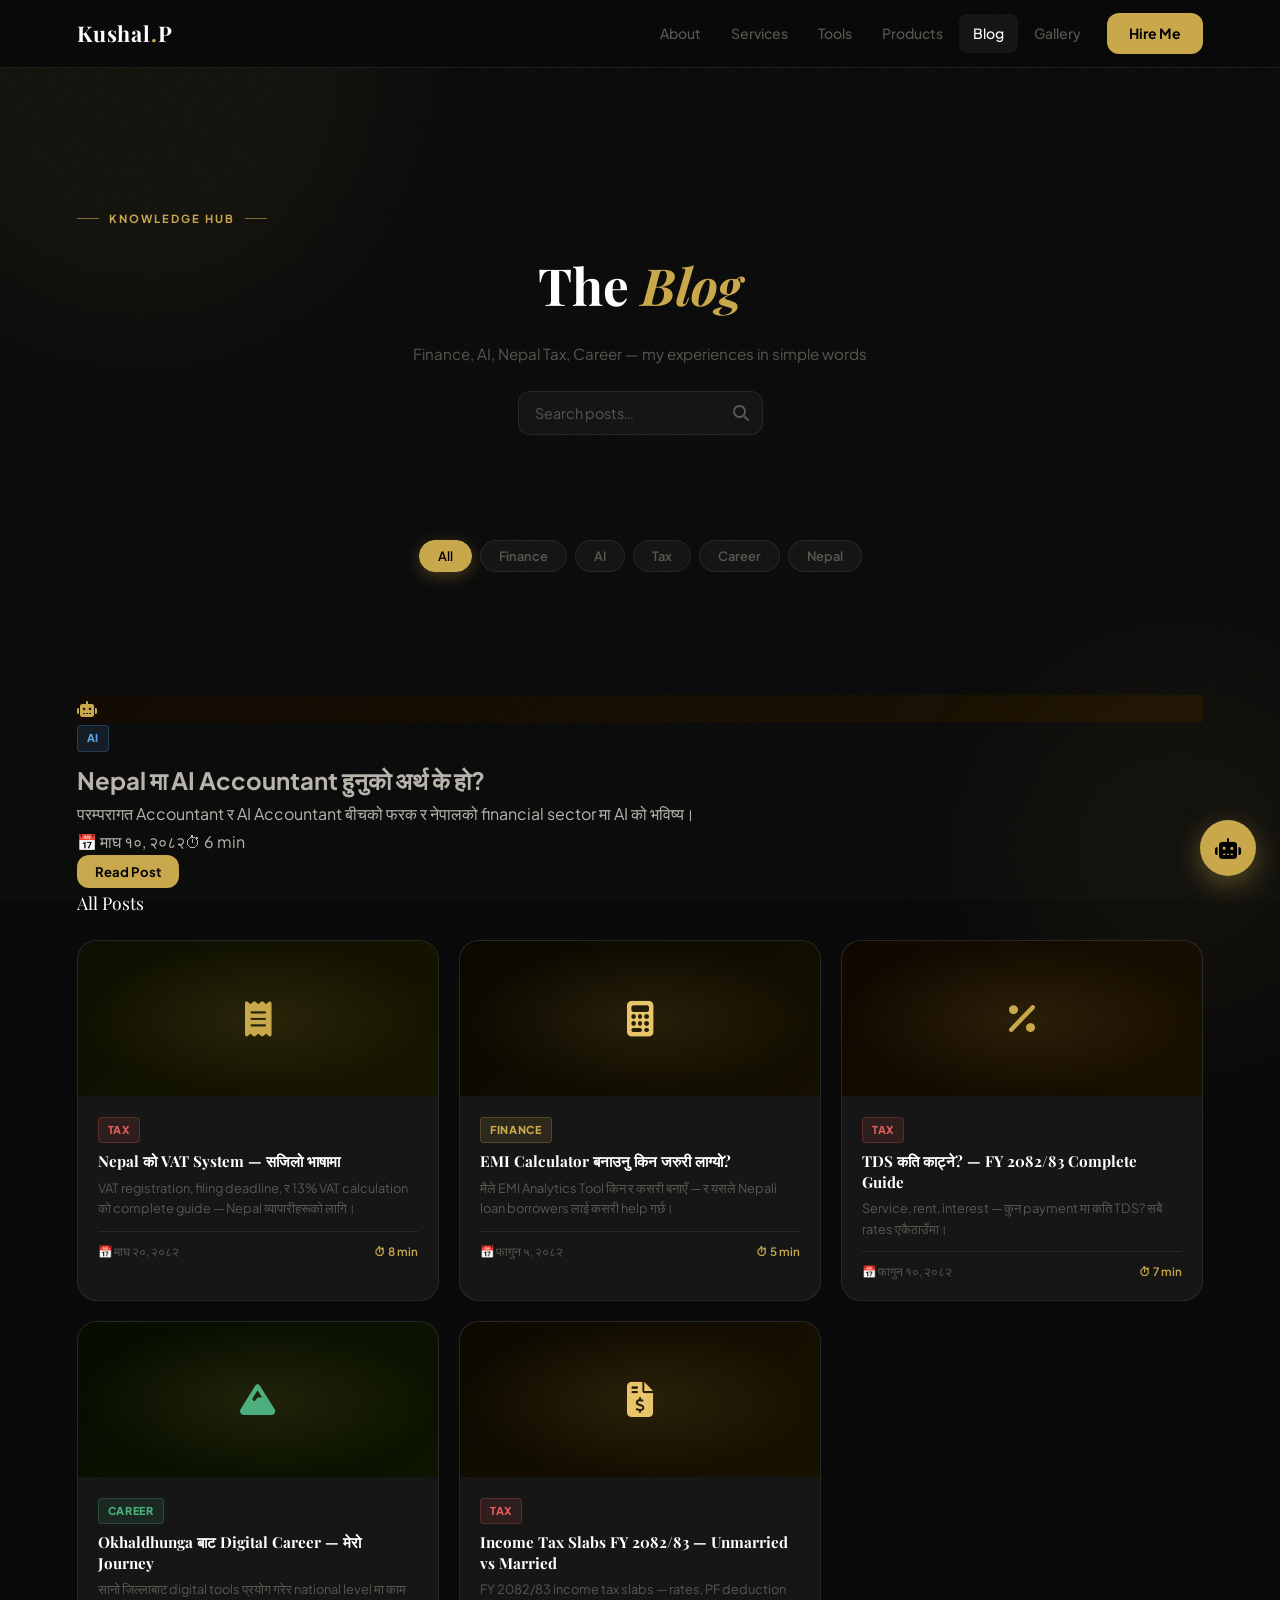
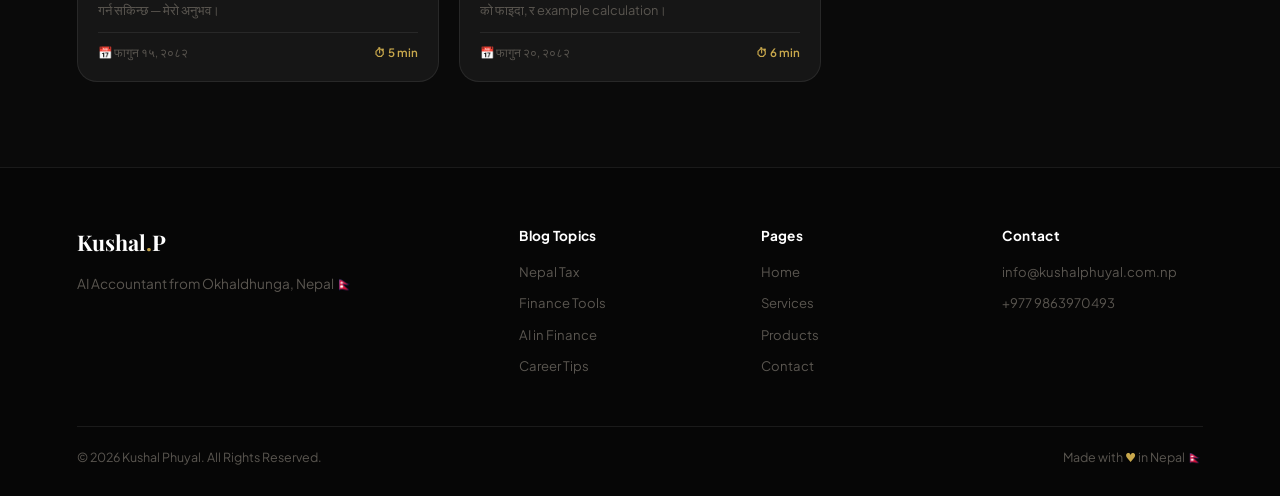
<file: blog.html>
<!DOCTYPE html>
<html lang="en">
<head>
  <meta charset="UTF-8" />
  <meta name="viewport" content="width=device-width, initial-scale=1.0" />
  <link rel="canonical" href="https://kushalphuyal.com.np/blog.html" />
  <title>Blog | Kushal Phuyal — Finance, AI & Nepal Tax</title>
  <meta name="description" content="Kushal Phuyal's blog — Finance, AI, Nepal Tax, VAT, TDS, Income Tax, and Career insights in simple Nepali and English." />
  <link rel="icon" href="images/profile.webp" type="image/webp" />
  <link rel="stylesheet" href="https://cdnjs.cloudflare.com/ajax/libs/font-awesome/6.4.2/css/all.min.css" />
  <meta property="og:type" content="website" />
  <meta property="og:title" content="Blog | Kushal Phuyal — Finance & Nepal Tax" />
  <meta property="og:description" content="Finance, AI, Nepal Tax and Career insights by Kushal Phuyal." />
  <meta property="og:image" content="https://kushalphuyal.com.np/images/profile.webp" />
  <meta property="og:url" content="https://kushalphuyal.com.np/blog.html" />
  <meta name="twitter:card" content="summary_large_image" />
  <meta name="twitter:title" content="Blog | Kushal Phuyal" />
  <meta name="twitter:description" content="Nepal finance insights, VAT, TDS, Income Tax guides." />
  <meta name="twitter:image" content="https://kushalphuyal.com.np/images/profile.webp" />
  <link rel="stylesheet" href="style.css" />
</head>
<body>
<div class="orb orb-1"></div>
<div class="orb orb-2"></div>

<!-- NAV -->
<nav id="navbar">
  <a href="index.html" class="nav-logo">Kushal<span class="dot">.</span>P</a>
  <div class="nav-links">
    <a href="index.html#about">About</a>
    <a href="services.html">Services</a>
    <a href="index.html#tools">Tools</a>
    <a href="products.html">Products</a>
    <a href="blog.html" class="active">Blog</a>
    <a href="photocollection.html">Gallery</a>
    <a href="contact.html" class="nav-cta">Hire Me</a>
  </div>
  <button class="hamburger" id="hamburger"><i class="fas fa-bars"></i></button>
</nav>
<div class="mob-menu" id="mob-menu">
  <a href="index.html">Home</a>
  <a href="services.html">Services</a>
  <a href="products.html">Products</a>
  <a href="blog.html">Blog</a>
  <a href="photocollection.html">Gallery</a>
  <a href="contact.html">Contact</a>
</div>

<!-- PAGE HERO -->
<div class="page-hero">
  <div class="eyebrow">Knowledge Hub</div>
  <h1>The <em>Blog</em></h1>
  <p>Finance, AI, Nepal Tax, Career — my experiences in simple words</p>
  <div class="search-wrap" style="margin-top:24px;">
    <input type="text" id="search-input" placeholder="Search posts…" />
    <i class="fas fa-search"></i>
  </div>
</div>

<!-- FILTER ROW -->
<div style="position:relative;z-index:2;padding:0 var(--section-x);margin-bottom:-10px;">
  <div class="filter-row" id="filter-row"></div>
</div>

<section>
  <div class="inner">
    <!-- Featured post -->
    <div id="featured-wrap"></div>

    <!-- Grid header -->
    <div style="display:flex;justify-content:space-between;align-items:center;margin-bottom:22px;flex-wrap:wrap;gap:10px;">
      <span style="font-family:var(--ff-head);font-size:1.1rem;color:var(--white);">All Posts</span>
      <span id="post-count" style="font-size:.82rem;color:var(--muted);"></span>
    </div>

    <div class="grid-3" id="blog-grid"></div>
    <div class="empty-state" id="blog-empty">
      <i class="fas fa-search"></i>
      <p>No posts found. Try a different keyword or category.</p>
    </div>
  </div>
</section>

<!-- BLOG MODAL -->
<div class="modal-overlay" id="blog-modal">
  <div class="modal-box">
    <button class="modal-close"><i class="fas fa-times"></i></button>
    <div class="modal-img" id="modal-img"></div>
    <div class="modal-content">
      <div id="modal-cat"></div>
      <h1 id="modal-title"></h1>
      <div class="modal-meta" id="modal-meta"></div>
      <div class="modal-body" id="modal-body"></div>
    </div>
    <div class="modal-nav">
      <button id="modal-prev"><i class="fas fa-chevron-left"></i> Previous</button>
      <button id="modal-next">Next <i class="fas fa-chevron-right"></i></button>
    </div>
  </div>
</div>

<!-- FOOTER -->
<footer id="footer">
  <div class="inner">
    <div class="footer-grid">
      <div class="footer-brand">
        <div class="footer-logo">Kushal<span class="dot">.</span>P</div>
        <p>AI Accountant from Okhaldhunga, Nepal 🇳🇵</p>
      </div>
      <div class="footer-col">
        <h4>Blog Topics</h4>
        <a href="blog.html">Nepal Tax</a>
        <a href="blog.html">Finance Tools</a>
        <a href="blog.html">AI in Finance</a>
        <a href="blog.html">Career Tips</a>
      </div>
      <div class="footer-col">
        <h4>Pages</h4>
        <a href="index.html">Home</a>
        <a href="services.html">Services</a>
        <a href="products.html">Products</a>
        <a href="contact.html">Contact</a>
      </div>
      <div class="footer-col">
        <h4>Contact</h4>
        <a href="mailto:info@kushalphuyal.com.np">info@kushalphuyal.com.np</a>
        <a href="https://wa.me/9779863970493">+977 9863970493</a>
      </div>
    </div>
    <div class="footer-bottom">
      <span>© <span id="yr"></span> Kushal Phuyal. All Rights Reserved.</span>
      <span>Made with <span class="heart">♥</span> in Nepal 🇳🇵</span>
    </div>
  </div>
</footer>

<!-- CHAT -->
<button id="chat-toggle" aria-label="Chat with AI"><i class="fas fa-robot"></i></button>
<div id="chatbox">
  <div class="chat-head">
    <div class="chat-head-left">
      <div class="chat-av"><i class="fas fa-robot"></i></div>
      <div>
        <div class="chat-name">Kushal's AI</div>
        <div class="chat-status-text"><span class="s-dot"></span> Online</div>
      </div>
    </div>
    <button class="chat-close-x" id="chat-close-x"><i class="fas fa-times"></i></button>
  </div>
  <div class="chat-msgs" id="chat-msgs">
    <div class="cmsg bot">Namaste! 🙏 Ask me about Nepal tax, finance, or blog topics!</div>
  </div>
  <div class="chat-inp-row">
    <input id="c-input" placeholder="Ask about Nepal accounting…" autocomplete="off" />
    <button id="c-send"><i class="fas fa-paper-plane"></i></button>
  </div>
</div>

<script src="script.js"></script>

<script>
// BLOG POSTS DATA — तपाईंले यहाँ नयाँ post थप्न सक्नुहुन्छ
const BLOG_POSTS = [
  {
    id: 1,
    title: "Nepal मा AI Accountant हुनुको अर्थ के हो?",
    category: "ai",
    date: "माघ १०, २०८२",
    readTime: "6 min",
    excerpt: "परम्परागत Accountant र AI Accountant बीचको फरक र नेपालको financial sector मा AI को भविष्य।",
    icon: "fas fa-robot",
    iconColor: "#c9a84c",
    bg: "linear-gradient(135deg,#110900,#1a1000)",
    content: `
      <h2>AI Accountant भनेको के हो?</h2>
      <p>पहिले accounting भनेको manual ledger, calculator, र थुप्रै कागजातको काम थियो। तर अहिले AI ले यो सबै बदलिरहेको छ।</p>
      <p>AI Accountant भनेको कोही जसले traditional accounting knowledge सँगसँगै artificial intelligence tools पनि प्रयोग गर्न जान्दछ — automation गर्न, data analyze गर्न, र smart decisions लिन।</p>
      <div class="highlight">मेरो विचारमा, आउने ५ वर्षमा नेपालका ७०% routine accounting tasks AI ले handle गर्नेछ।</div>
      <h2>परम्परागत vs AI Accountant</h2>
      <p><strong>परम्परागत:</strong> Manual entry — समय धेरै, गल्ती बढी।</p>
      <p><strong>AI Accountant:</strong> Automated — छिटो, accurate, insightful।</p>
      <h3>के सिक्नुपर्छ?</h3>
      <ul>
        <li>AI tools — डराउनु हुँदैन</li>
        <li>Excel automation</li>
        <li>Nepal context मा apply गर्न सक्नु</li>
      </ul>
    `
  },
  {
    id: 2,
    title: "Nepal को VAT System — सजिलो भाषामा",
    category: "tax",
    date: "माघ २०, २०८२",
    readTime: "8 min",
    excerpt: "VAT registration, filing deadline, र 13% VAT calculation को complete guide — Nepal व्यापारीहरूको लागि।",
    icon: "fas fa-receipt",
    iconColor: "#c9a84c",
    bg: "linear-gradient(135deg,#0d1000,#181500)",
    content: `
      <h2>VAT भनेको के हो?</h2>
      <p>VAT (Value Added Tax) — नेपालमा goods र services मा लाग्ने <strong>13%</strong> कर।</p>
      <div class="highlight">वार्षिक turnover Rs 50 लाख+ भएका व्यापारीहरूले VAT registration अनिवार्य गर्नुपर्छ।</div>
      <h2>Filing Deadline</h2>
      <ul>
        <li>Monthly: प्रत्येक महिनाको <strong>२५ गते</strong></li>
        <li>Late: 15% annual interest + 1%/month penalty</li>
      </ul>
      <h2>Calculation</h2>
      <p>Sale Rs 1,00,000 → VAT = Rs 13,000 → Total Rs 1,13,000</p>
      <p><strong>Net Payable = Output VAT − Input VAT</strong></p>
    `
  },
  {
    id: 3,
    title: "EMI Calculator बनाउनु किन जरुरी लाग्यो?",
    category: "finance",
    date: "फागुन ५, २०८२",
    readTime: "5 min",
    excerpt: "मैले EMI Analytics Tool किन र कसरी बनाएँ — र यसले Nepali loan borrowers लाई कसरी help गर्छ।",
    icon: "fas fa-calculator",
    iconColor: "#e8c46a",
    bg: "linear-gradient(135deg,#0a0800,#151000)",
    content: `
      <h2>Problem के थियो?</h2>
      <p>मेरा साथीहरूले bank loan लिँदा EMI, interest, service charge — clearly बुझ्दैनथे।</p>
      <div class="highlight">"एउटा tool बनाऊँ — service charge र insurance सहित EMI calculator।"</div>
      <h2>Tool Features</h2>
      <ul>
        <li>EMI — Reducing balance method</li>
        <li>Service Charge — Adjustable slider</li>
        <li>Insurance — Adjustable</li>
        <li>Amortization Schedule</li>
        <li>Nepal Rs format (1,23,456)</li>
      </ul>
      <p><a href="emi-code.html" style="color:var(--gold)">Try the EMI Calculator →</a></p>
    `
  },
  {
    id: 4,
    title: "TDS कति काट्ने? — FY 2082/83 Complete Guide",
    category: "tax",
    date: "फागुन १०, २०८२",
    readTime: "7 min",
    excerpt: "Service, rent, interest — कुन payment मा कति TDS? सबै rates एकैठाउँमा।",
    icon: "fas fa-percentage",
    iconColor: "#c9a84c",
    bg: "linear-gradient(135deg,#100800,#1a1000)",
    content: `
      <h2>TDS भनेको के हो?</h2>
      <p>Payment गर्दा नै tax काटेर IRD मा बुझाउने system — Tax Deducted at Source।</p>
      <h2>FY 2082/83 Rates</h2>
      <ul>
        <li>Service (VAT bill सहित): <strong>1.5%</strong></li>
        <li>Service (VAT bill बिना): <strong>15%</strong></li>
        <li>Rent: <strong>10%</strong></li>
        <li>Interest/Royalty: <strong>15%</strong></li>
        <li>Dividend: <strong>5%</strong></li>
      </ul>
      <div class="highlight">VAT registered vendor ले bill दिए 1.5%, नदिए 15% — यो भूल्नु हुँदैन!</div>
      <p>Deposit deadline: अर्को महिनाको <strong>25 गते</strong> भित्र।</p>
    `
  },
  {
    id: 5,
    title: "Okhaldhunga बाट Digital Career — मेरो Journey",
    category: "career",
    date: "फागुन १५, २०८२",
    readTime: "5 min",
    excerpt: "सानो जिल्लाबाट digital tools प्रयोग गरेर national level मा काम गर्न सकिन्छ — मेरो अनुभव।",
    icon: "fas fa-mountain",
    iconColor: "#4caf7d",
    bg: "linear-gradient(135deg,#060d00,#0d1500)",
    content: `
      <h2>सुरुआत</h2>
      <p>Okhaldhunga बाट। धेरैले भन्थे — यहाँबाट digital career सम्भव छैन।</p>
      <div class="highlight">"Internet भएको ठाउँबाट जो पनि काम गर्न सकिन्छ। Location अब limitation होइन।"</div>
      <h2>के सिकें?</h2>
      <ul>
        <li>Nepal Accounting — law बमोजिम</li>
        <li>Web Dev — HTML, CSS, JS</li>
        <li>AI Tools — Cloudflare Workers</li>
        <li>Finance Automation</li>
      </ul>
      <p>यो website, यी tools — सबै त्यही direction को सुरुआत।</p>
    `
  },
  {
    id: 6,
    title: "Income Tax Slabs FY 2082/83 — Unmarried vs Married",
    category: "tax",
    date: "फागुन २०, २०८२",
    readTime: "6 min",
    excerpt: "FY 2082/83 income tax slabs — rates, PF deduction को फाइदा, र example calculation।",
    icon: "fas fa-file-invoice-dollar",
    iconColor: "#e8c46a",
    bg: "linear-gradient(135deg,#0d0900,#181200)",
    content: `
      <h2>Tax Slabs 2082/83</h2>
      <h3>Unmarried (अविवाहित)</h3>
      <ul>
        <li>Rs 5L सम्म — 1%</li>
        <li>5L–7L — 10%</li>
        <li>7L–10L — 20%</li>
        <li>10L–20L — 30%</li>
        <li>20L–50L — 36%</li>
        <li>50L+ — 39%</li>
      </ul>
      <h3>Married (विवाहित)</h3>
      <p>Rs 6L सम्म 1% — Rs 1 लाख extra tax-free benefit।</p>
      <div class="highlight">PF contribution taxable income बाट घटाउन पाइन्छ — बचत गर्ने मौका!</div>
      <h2>Example</h2>
      <p>Annual income Rs 8 लाख (unmarried): Tax = Rs 31,000</p>
      <p>Married: Tax = Rs 21,000 (Rs 10,000 कम)</p>
    `
  }
];

// BlogEngine लाई initialize गर्नुहोस्
document.addEventListener('DOMContentLoaded', () => {
  BlogEngine.init(BLOG_POSTS, 'filter-row');
});
</script>
</body>
</html>
</file>
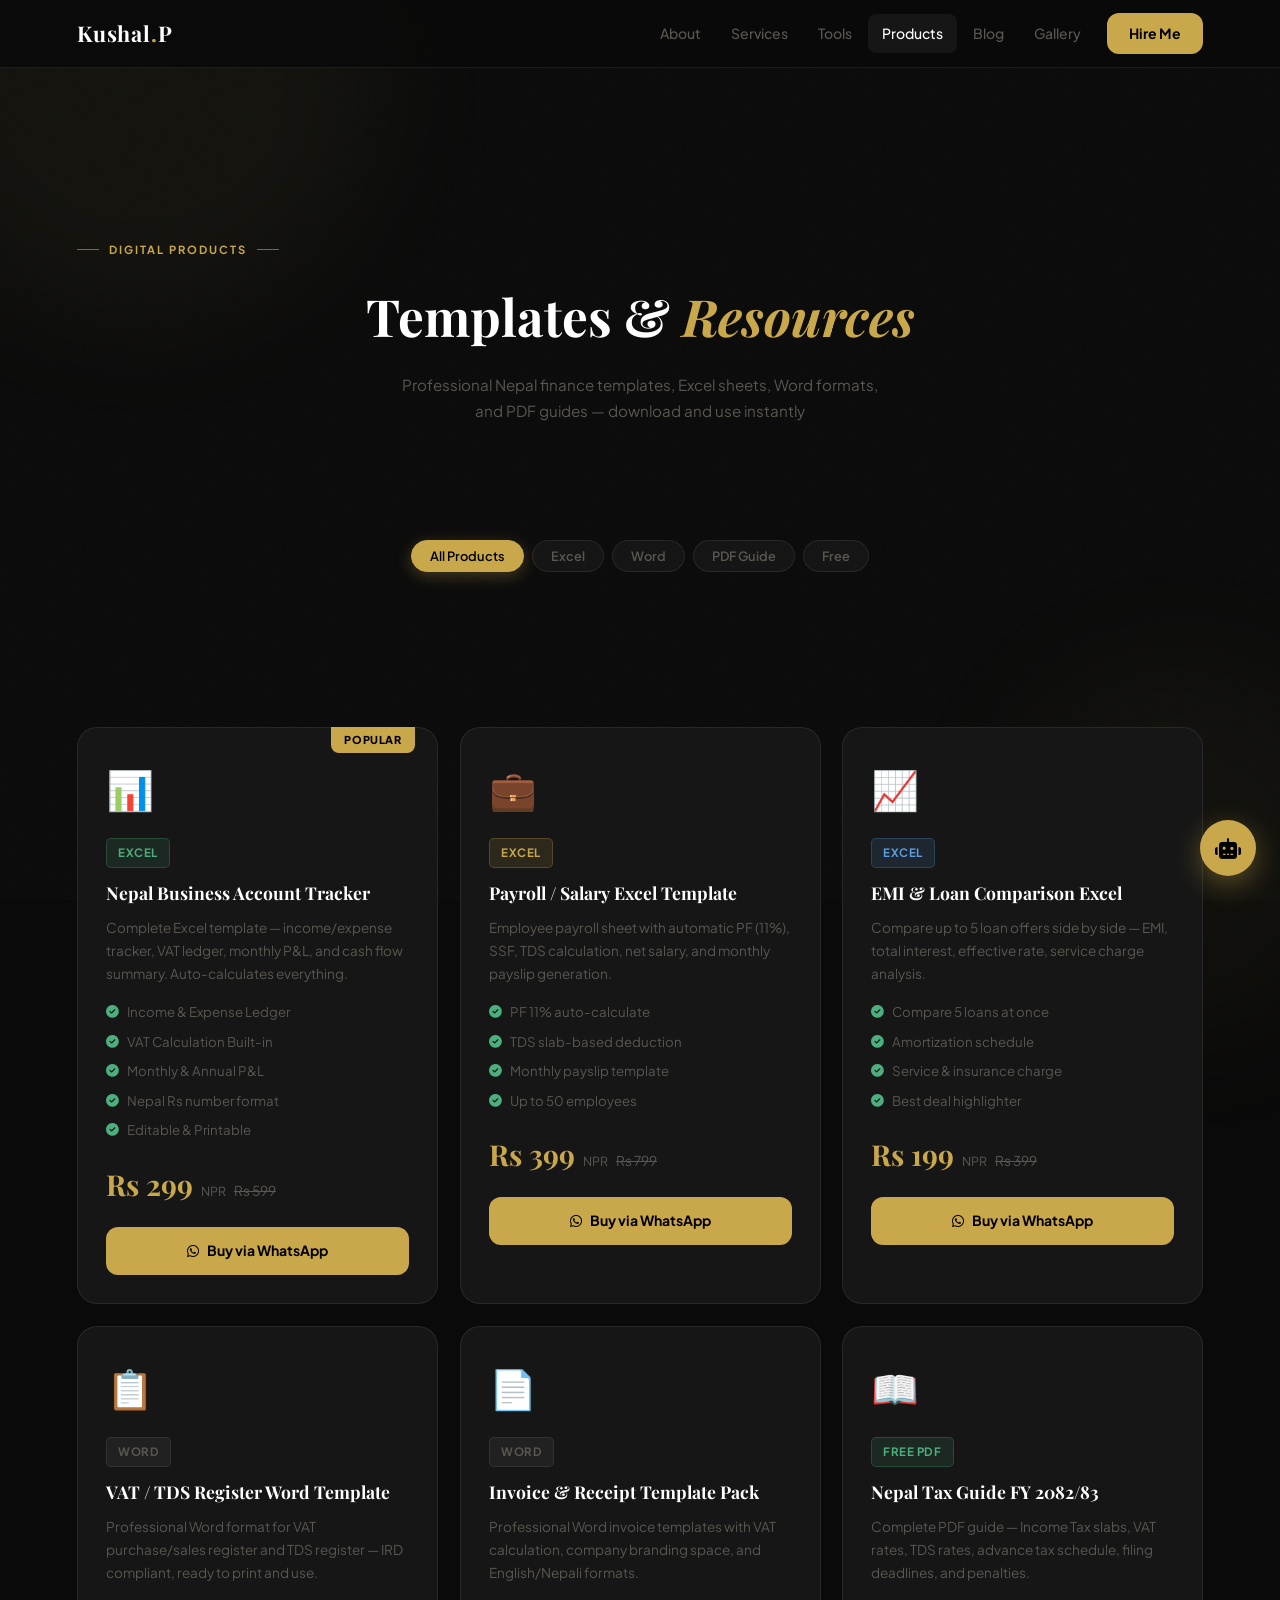
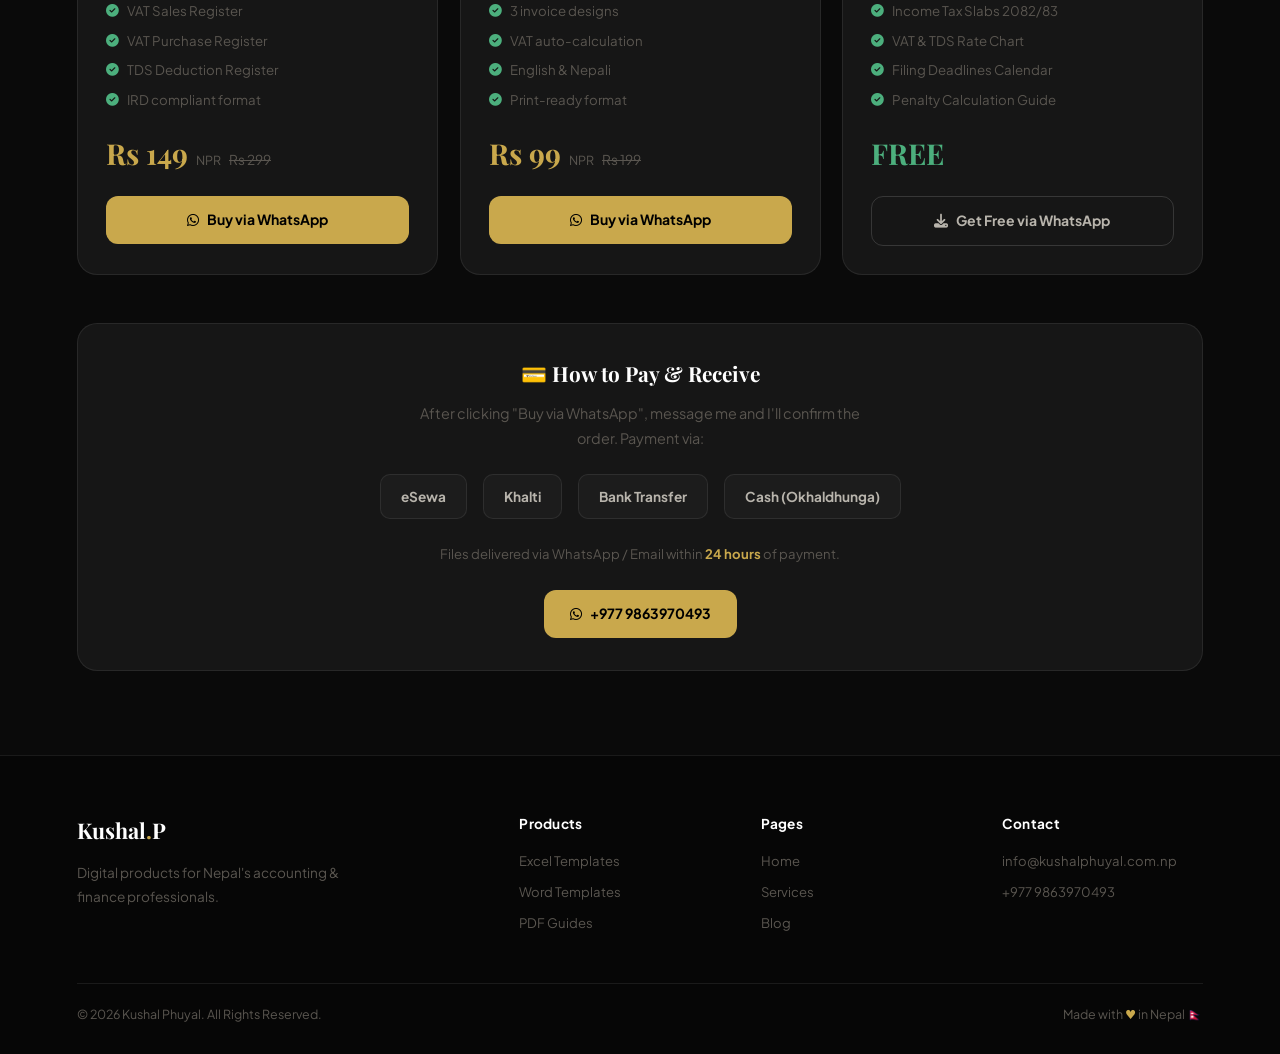
<file: products.html>
<!DOCTYPE html>
<html lang="en">
<head>
  <meta charset="UTF-8" />
  <meta name="viewport" content="width=device-width, initial-scale=1.0" />
  <link rel="canonical" href="https://kushalphuyal.com.np/products.html" />
  <title>Products & Templates | Kushal Phuyal — Nepal Finance</title>
  <meta name="description" content="Download Nepal finance templates, Excel sheets, Word formats, and PDF guides by Kushal Phuyal. VAT register, payroll template, income tax guide, and more." />
  <link rel="icon" href="images/profile.webp" type="image/webp" />
  <link rel="stylesheet" href="https://cdnjs.cloudflare.com/ajax/libs/font-awesome/6.4.2/css/all.min.css" />
  <meta property="og:type" content="website" />
  <meta property="og:title" content="Products & Templates | Kushal Phuyal" />
  <meta property="og:description" content="Nepal finance Excel templates, Word formats, PDF guides by Kushal Phuyal. VAT register, payroll, EMI comparison and more." />
  <meta property="og:image" content="https://kushalphuyal.com.np/images/profile.webp" />
  <meta property="og:url" content="https://kushalphuyal.com.np/products.html" />
  <meta name="twitter:card" content="summary_large_image" />
  <script type="application/ld+json">
  {"@context":"https://schema.org","@type":"ItemList","name":"Nepal Finance Templates","description":"Excel, Word and PDF finance templates for Nepal","itemListElement":[{"@type":"Product","name":"Nepal Business Account Tracker","offers":{"@type":"Offer","price":"299","priceCurrency":"NPR"}},{"@type":"Product","name":"Payroll Excel Template","offers":{"@type":"Offer","price":"399","priceCurrency":"NPR"}},{"@type":"Product","name":"Nepal Tax Guide PDF","offers":{"@type":"Offer","price":"0","priceCurrency":"NPR"}}]}
  </script>
  <link rel="stylesheet" href="style.css" />
  <style>
    .products-grid { display:grid; grid-template-columns:repeat(3,1fr); gap:22px; margin-top:48px; }
    .payment-box { background:var(--card); border:1px solid var(--border); border-radius:var(--radius-lg); padding:32px; text-align:center; margin-top:48px; }
    .payment-box h3 { font-family:var(--ff-head); font-size:1.3rem; color:var(--white); margin-bottom:10px; }
    .payment-box p { color:var(--muted); font-size:.9rem; max-width:480px; margin:0 auto 24px; }
    .pay-icons { display:flex; justify-content:center; gap:16px; flex-wrap:wrap; margin-bottom:24px; }
    .pay-icon { padding:10px 20px; border-radius:10px; font-size:.85rem; font-weight:700; border:1px solid var(--border); color:var(--text); background:var(--card2); }
    .filter-btns { display:flex; gap:8px; flex-wrap:wrap; justify-content:center; margin-bottom:32px; }
    .product-card[data-pcat="free"] .product-price .amt { color:var(--green); font-weight:900; }
    @media(max-width:900px){ .products-grid{grid-template-columns:repeat(2,1fr);} }
    @media(max-width:560px){ .products-grid{grid-template-columns:1fr;} }
  </style>
</head>
<body>
<div class="orb orb-1"></div>
<div class="orb orb-2"></div>

<!-- NAV -->
<nav id="navbar">
  <a href="index.html" class="nav-logo">Kushal<span class="dot">.</span>P</a>
  <div class="nav-links">
    <a href="index.html#about">About</a>
    <a href="services.html">Services</a>
    <a href="index.html#tools">Tools</a>
    <a href="products.html" class="active">Products</a>
    <a href="blog.html">Blog</a>
    <a href="photocollection.html">Gallery</a>
    <a href="contact.html" class="nav-cta">Hire Me</a>
  </div>
  <button class="hamburger" id="hamburger"><i class="fas fa-bars"></i></button>
</nav>
<div class="mob-menu" id="mob-menu">
  <a href="index.html">Home</a>
  <a href="services.html">Services</a>
  <a href="products.html">Products</a>
  <a href="blog.html">Blog</a>
  <a href="photocollection.html">Gallery</a>
  <a href="contact.html">Contact</a>
</div>

<!-- PAGE HERO -->
<div class="page-hero">
  <div class="eyebrow">Digital Products</div>
  <h1>Templates & <em>Resources</em></h1>
  <p>Professional Nepal finance templates, Excel sheets, Word formats, and PDF guides — download and use instantly</p>
</div>

<!-- FILTER TABS -->
<div style="position:relative;z-index:2;text-align:center;margin-bottom:-10px;padding:0 var(--section-x);">
  <div class="filter-btns">
    <button class="filter-btn active" data-pcat="all">All Products</button>
    <button class="filter-btn" data-pcat="excel">Excel</button>
    <button class="filter-btn" data-pcat="word">Word</button>
    <button class="filter-btn" data-pcat="pdf">PDF Guide</button>
    <button class="filter-btn" data-pcat="free">Free</button>
  </div>
</div>

<section>
  <div class="inner">
    <div class="products-grid" id="products-grid">
      <!-- PRODUCT 1 -->
      <div class="product-card reveal" data-pcat="excel">
        <span class="product-badge">Popular</span>
        <div class="product-icon">📊</div>
        <span class="tag tag-green" style="margin-bottom:10px;display:inline-block;">Excel</span>
        <h3>Nepal Business Account Tracker</h3>
        <p>Complete Excel template — income/expense tracker, VAT ledger, monthly P&L, and cash flow summary. Auto-calculates everything.</p>
        <ul class="product-features">
          <li><i class="fas fa-check-circle"></i> Income & Expense Ledger</li>
          <li><i class="fas fa-check-circle"></i> VAT Calculation Built-in</li>
          <li><i class="fas fa-check-circle"></i> Monthly & Annual P&L</li>
          <li><i class="fas fa-check-circle"></i> Nepal Rs number format</li>
          <li><i class="fas fa-check-circle"></i> Editable & Printable</li>
        </ul>
        <div class="product-price">
          <span class="amt">Rs 299</span>
          <span class="curr">NPR</span>
          <span class="orig">Rs 599</span>
        </div>
        <a href="https://wa.me/9779863970493?text=I want to buy Nepal Business Account Tracker (Rs 299)" target="_blank" class="btn btn-gold btn-full">
          <i class="fab fa-whatsapp"></i> Buy via WhatsApp
        </a>
      </div>

      <!-- PRODUCT 2 -->
      <div class="product-card reveal" data-pcat="excel" style="transition-delay:.06s">
        <div class="product-icon">💼</div>
        <span class="tag tag-gold" style="margin-bottom:10px;display:inline-block;">Excel</span>
        <h3>Payroll / Salary Excel Template</h3>
        <p>Employee payroll sheet with automatic PF (11%), SSF, TDS calculation, net salary, and monthly payslip generation.</p>
        <ul class="product-features">
          <li><i class="fas fa-check-circle"></i> PF 11% auto-calculate</li>
          <li><i class="fas fa-check-circle"></i> TDS slab-based deduction</li>
          <li><i class="fas fa-check-circle"></i> Monthly payslip template</li>
          <li><i class="fas fa-check-circle"></i> Up to 50 employees</li>
        </ul>
        <div class="product-price">
          <span class="amt">Rs 399</span>
          <span class="curr">NPR</span>
          <span class="orig">Rs 799</span>
        </div>
        <a href="https://wa.me/9779863970493?text=I want to buy Payroll Excel Template (Rs 399)" target="_blank" class="btn btn-gold btn-full">
          <i class="fab fa-whatsapp"></i> Buy via WhatsApp
        </a>
      </div>

      <!-- PRODUCT 3 -->
      <div class="product-card reveal" data-pcat="excel" style="transition-delay:.12s">
        <div class="product-icon">📈</div>
        <span class="tag tag-blue" style="margin-bottom:10px;display:inline-block;">Excel</span>
        <h3>EMI & Loan Comparison Excel</h3>
        <p>Compare up to 5 loan offers side by side — EMI, total interest, effective rate, service charge analysis.</p>
        <ul class="product-features">
          <li><i class="fas fa-check-circle"></i> Compare 5 loans at once</li>
          <li><i class="fas fa-check-circle"></i> Amortization schedule</li>
          <li><i class="fas fa-check-circle"></i> Service & insurance charge</li>
          <li><i class="fas fa-check-circle"></i> Best deal highlighter</li>
        </ul>
        <div class="product-price">
          <span class="amt">Rs 199</span>
          <span class="curr">NPR</span>
          <span class="orig">Rs 399</span>
        </div>
        <a href="https://wa.me/9779863970493?text=I want to buy EMI Loan Comparison Excel (Rs 199)" target="_blank" class="btn btn-gold btn-full">
          <i class="fab fa-whatsapp"></i> Buy via WhatsApp
        </a>
      </div>

      <!-- PRODUCT 4 -->
      <div class="product-card reveal" data-pcat="word" style="transition-delay:.18s">
        <div class="product-icon">📋</div>
        <span class="tag tag-dim" style="margin-bottom:10px;display:inline-block;">Word</span>
        <h3>VAT / TDS Register Word Template</h3>
        <p>Professional Word format for VAT purchase/sales register and TDS register — IRD compliant, ready to print and use.</p>
        <ul class="product-features">
          <li><i class="fas fa-check-circle"></i> VAT Sales Register</li>
          <li><i class="fas fa-check-circle"></i> VAT Purchase Register</li>
          <li><i class="fas fa-check-circle"></i> TDS Deduction Register</li>
          <li><i class="fas fa-check-circle"></i> IRD compliant format</li>
        </ul>
        <div class="product-price">
          <span class="amt">Rs 149</span>
          <span class="curr">NPR</span>
          <span class="orig">Rs 299</span>
        </div>
        <a href="https://wa.me/9779863970493?text=I want to buy VAT/TDS Register Word Template (Rs 149)" target="_blank" class="btn btn-gold btn-full">
          <i class="fab fa-whatsapp"></i> Buy via WhatsApp
        </a>
      </div>

      <!-- PRODUCT 5 -->
      <div class="product-card reveal" data-pcat="word" style="transition-delay:.24s">
        <div class="product-icon">📄</div>
        <span class="tag tag-dim" style="margin-bottom:10px;display:inline-block;">Word</span>
        <h3>Invoice & Receipt Template Pack</h3>
        <p>Professional Word invoice templates with VAT calculation, company branding space, and English/Nepali formats.</p>
        <ul class="product-features">
          <li><i class="fas fa-check-circle"></i> 3 invoice designs</li>
          <li><i class="fas fa-check-circle"></i> VAT auto-calculation</li>
          <li><i class="fas fa-check-circle"></i> English & Nepali</li>
          <li><i class="fas fa-check-circle"></i> Print-ready format</li>
        </ul>
        <div class="product-price">
          <span class="amt">Rs 99</span>
          <span class="curr">NPR</span>
          <span class="orig">Rs 199</span>
        </div>
        <a href="https://wa.me/9779863970493?text=I want to buy Invoice Template Pack (Rs 99)" target="_blank" class="btn btn-gold btn-full">
          <i class="fab fa-whatsapp"></i> Buy via WhatsApp
        </a>
      </div>

      <!-- PRODUCT 6 — FREE -->
      <div class="product-card reveal" data-pcat="pdf free" style="transition-delay:.30s">
        <div class="product-icon">📖</div>
        <span class="tag tag-green" style="margin-bottom:10px;display:inline-block;">FREE PDF</span>
        <h3>Nepal Tax Guide FY 2082/83</h3>
        <p>Complete PDF guide — Income Tax slabs, VAT rates, TDS rates, advance tax schedule, filing deadlines, and penalties.</p>
        <ul class="product-features">
          <li><i class="fas fa-check-circle"></i> Income Tax Slabs 2082/83</li>
          <li><i class="fas fa-check-circle"></i> VAT & TDS Rate Chart</li>
          <li><i class="fas fa-check-circle"></i> Filing Deadlines Calendar</li>
          <li><i class="fas fa-check-circle"></i> Penalty Calculation Guide</li>
        </ul>
        <div class="product-price">
          <span class="amt" style="color:var(--green)">FREE</span>
        </div>
        <a href="https://wa.me/9779863970493?text=Please send me the Free Nepal Tax Guide PDF 2082/83" target="_blank" class="btn btn-outline btn-full">
          <i class="fas fa-download"></i> Get Free via WhatsApp
        </a>
      </div>
    </div>

    <!-- PAYMENT INFO BOX -->
    <div class="payment-box reveal">
      <h3>💳 How to Pay & Receive</h3>
      <p>After clicking "Buy via WhatsApp", message me and I'll confirm the order. Payment via:</p>
      <div class="pay-icons">
        <span class="pay-icon">eSewa</span>
        <span class="pay-icon">Khalti</span>
        <span class="pay-icon">Bank Transfer</span>
        <span class="pay-icon">Cash (Okhaldhunga)</span>
      </div>
      <p style="font-size:.82rem;">Files delivered via WhatsApp / Email within <strong style="color:var(--gold)">24 hours</strong> of payment.</p>
      <a href="https://wa.me/9779863970493" target="_blank" class="btn btn-gold">
        <i class="fab fa-whatsapp"></i> +977 9863970493
      </a>
    </div>
  </div>
</section>

<!-- FOOTER -->
<footer id="footer">
  <div class="inner">
    <div class="footer-grid">
      <div class="footer-brand">
        <div class="footer-logo">Kushal<span class="dot">.</span>P</div>
        <p>Digital products for Nepal's accounting & finance professionals.</p>
      </div>
      <div class="footer-col">
        <h4>Products</h4>
        <a href="products.html">Excel Templates</a>
        <a href="products.html">Word Templates</a>
        <a href="products.html">PDF Guides</a>
      </div>
      <div class="footer-col">
        <h4>Pages</h4>
        <a href="index.html">Home</a>
        <a href="services.html">Services</a>
        <a href="blog.html">Blog</a>
      </div>
      <div class="footer-col">
        <h4>Contact</h4>
        <a href="mailto:info@kushalphuyal.com.np">info@kushalphuyal.com.np</a>
        <a href="https://wa.me/9779863970493">+977 9863970493</a>
      </div>
    </div>
    <div class="footer-bottom">
      <span>© <span id="yr"></span> Kushal Phuyal. All Rights Reserved.</span>
      <span>Made with <span class="heart">♥</span> in Nepal 🇳🇵</span>
    </div>
  </div>
</footer>

<!-- CHAT -->
<button id="chat-toggle" aria-label="Chat"><i class="fas fa-robot"></i></button>
<div id="chatbox">
  <div class="chat-head">
    <div class="chat-head-left">
      <div class="chat-av"><i class="fas fa-robot"></i></div>
      <div>
        <div class="chat-name">Kushal's AI</div>
        <div class="chat-status-text"><span class="s-dot"></span> Online</div>
      </div>
    </div>
    <button class="chat-close-x" id="chat-close-x"><i class="fas fa-times"></i></button>
  </div>
  <div class="chat-msgs" id="chat-msgs">
    <div class="cmsg bot">Namaste! 🙏 Need help choosing a product or template?</div>
  </div>
  <div class="chat-inp-row">
    <input id="c-input" placeholder="Ask about products…" autocomplete="off" />
    <button id="c-send"><i class="fas fa-paper-plane"></i></button>
  </div>
</div>

<script src="script.js"></script>

<script>
// Product Filter Logic
document.querySelectorAll('.filter-btn[data-pcat]').forEach(btn => {
  btn.addEventListener('click', () => {
    // Active class toggle
    document.querySelectorAll('.filter-btn[data-pcat]').forEach(b => b.classList.remove('active'));
    btn.classList.add('active');

    const selectedCat = btn.dataset.pcat;

    // Filter products
    document.querySelectorAll('.product-card').forEach(card => {
      const cardCat = card.dataset.pcat;
      if (selectedCat === 'all' || cardCat.includes(selectedCat)) {
        card.style.display = 'block';
      } else {
        card.style.display = 'none';
      }
    });
  });
});

// Optional: Initial load - show all
document.addEventListener('DOMContentLoaded', () => {
  // Trigger "All" filter on load
  document.querySelector('.filter-btn[data-pcat="all"]').click();
});
</script>
</body>
</html>
</file>
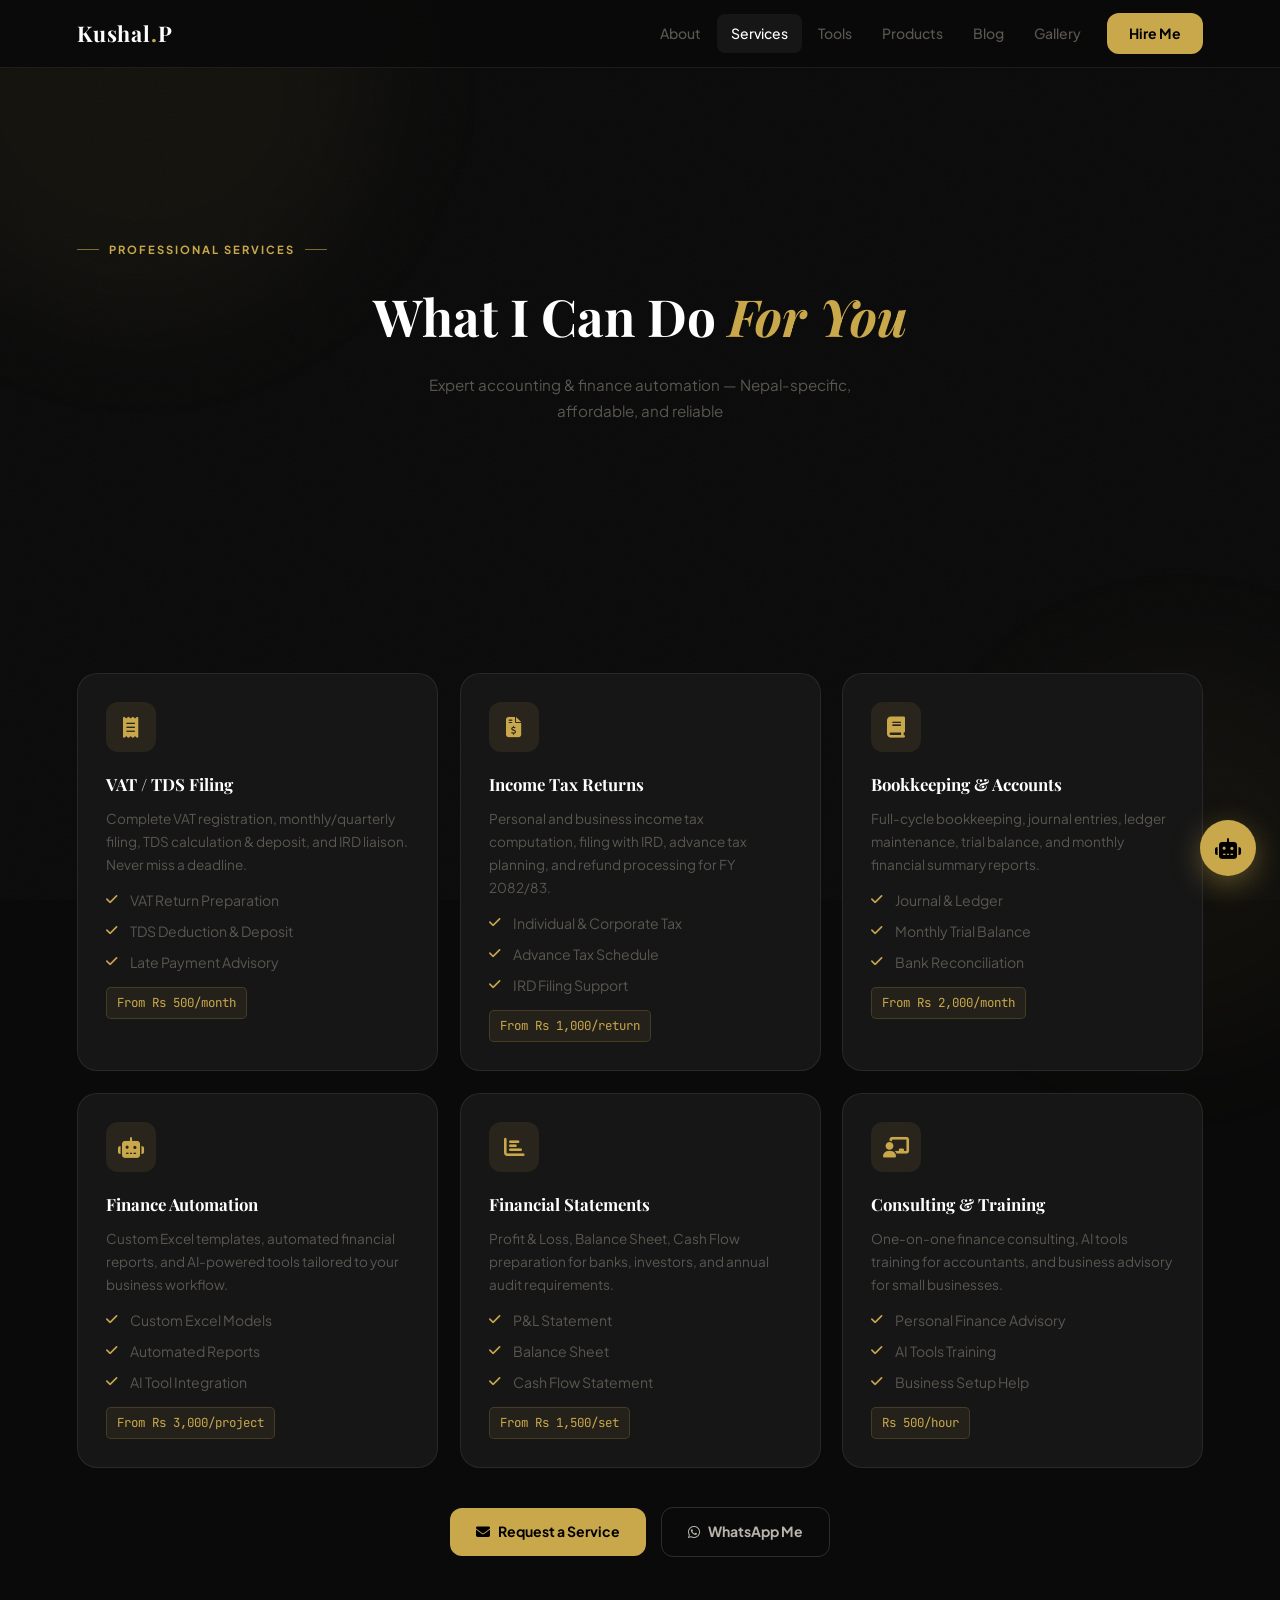
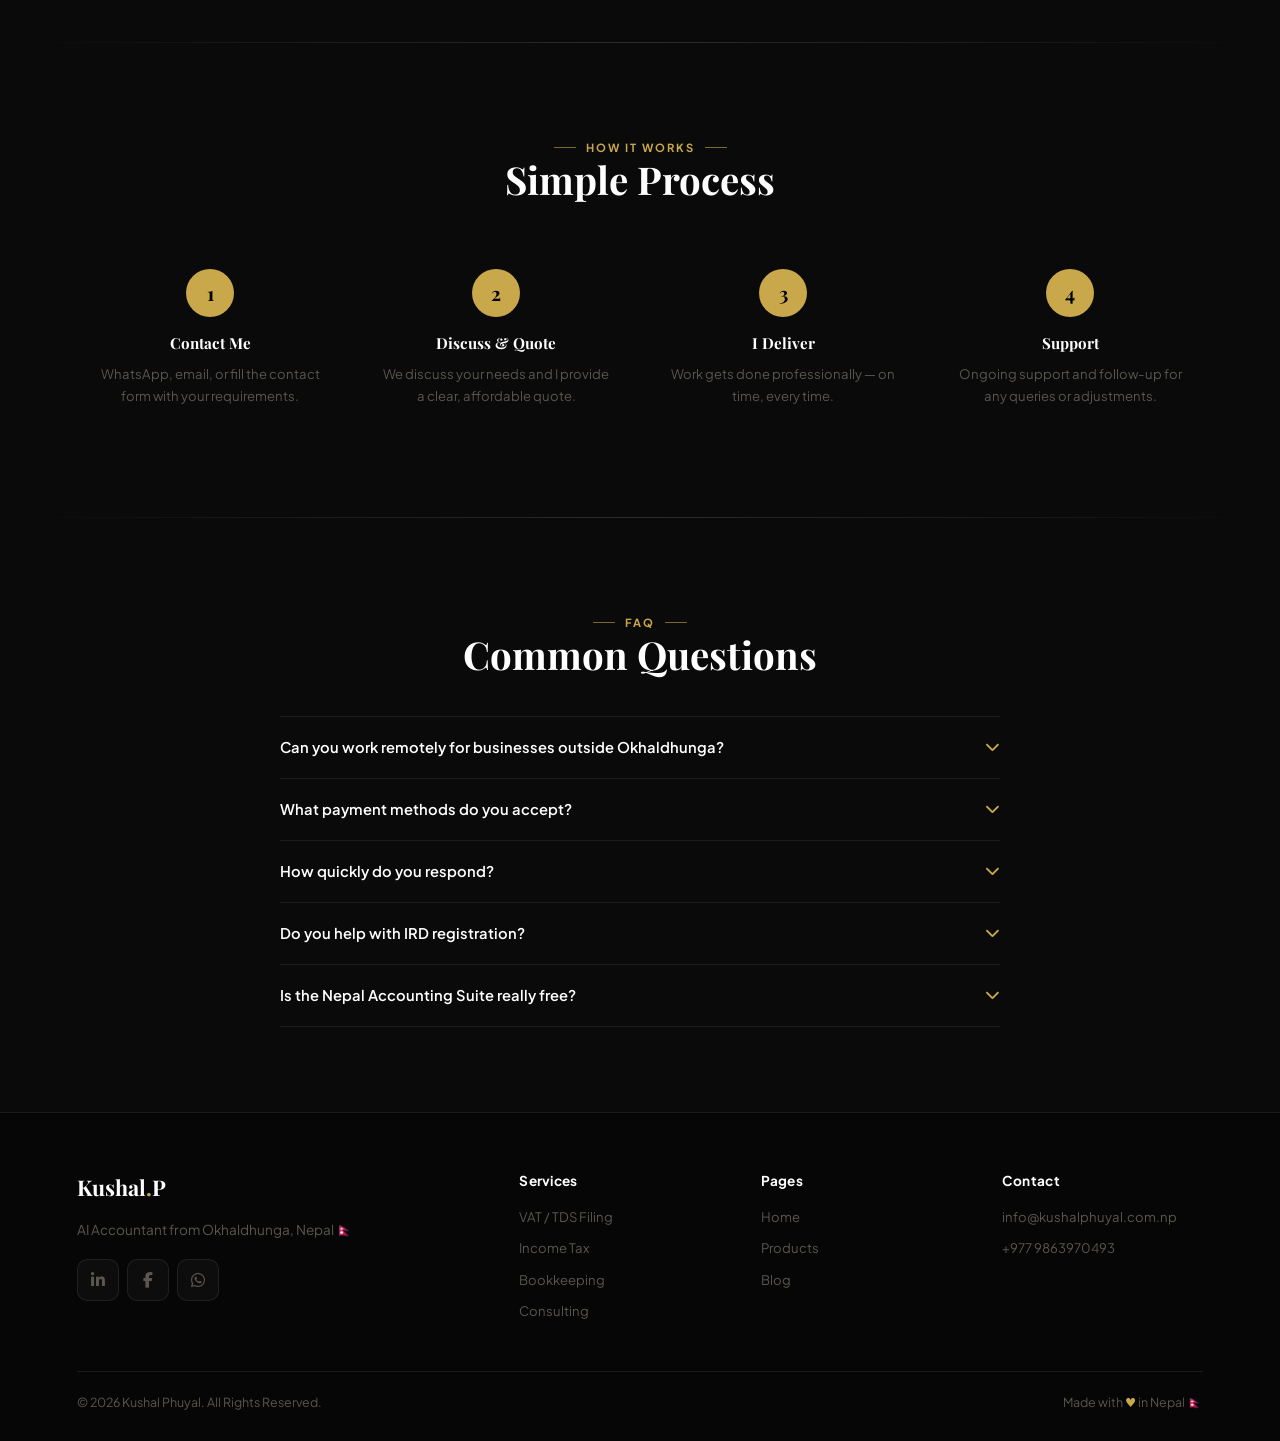
<file: services.html>
<!DOCTYPE html>
<html lang="en">
<head>
  <meta charset="UTF-8" />
  <meta name="viewport" content="width=device-width, initial-scale=1.0" />
  <link rel="canonical" href="https://kushalphuyal.com.np/services.html" />
  <title>Services & Pricing | Kushal Phuyal — Nepal Accountant</title>
  <meta name="description" content="Professional accounting services by Kushal Phuyal — VAT/TDS filing, Income Tax returns, Bookkeeping, Finance Automation, and Consulting. Based in Okhaldhunga, Nepal." />
  <link rel="icon" href="images/profile.webp" type="image/webp" />
  <link rel="stylesheet" href="https://cdnjs.cloudflare.com/ajax/libs/font-awesome/6.4.2/css/all.min.css" />
  <meta property="og:type" content="website" />
  <meta property="og:title" content="Services & Pricing | Kushal Phuyal" />
  <meta property="og:description" content="Professional Nepal accounting services — VAT, TDS, Income Tax, Bookkeeping. Affordable rates." />
  <meta property="og:image" content="https://kushalphuyal.com.np/images/profile.webp" />
  <meta property="og:url" content="https://kushalphuyal.com.np/services.html" />
  <meta name="twitter:card" content="summary_large_image" />
  <script type="application/ld+json">
  {"@context":"https://schema.org","@type":"Service","name":"Nepal Accounting Services","provider":{"@type":"Person","name":"Kushal Phuyal","url":"https://kushalphuyal.com.np"},"areaServed":"Nepal","description":"VAT/TDS filing, Income Tax, Bookkeeping, Finance Automation for Nepal businesses"}
  </script>
  <link rel="stylesheet" href="style.css" />
  <style>
    .services-hero-grid { display:grid; grid-template-columns:repeat(3,1fr); gap:22px; margin-top:48px; }
    .process-steps { display:grid; grid-template-columns:repeat(4,1fr); gap:20px; margin-top:44px; }
    .step { text-align:center; padding:24px 16px; }
    .step-num { width:48px; height:48px; border-radius:50%; background:var(--gold); color:#000; font-family:var(--ff-head); font-size:1.2rem; font-weight:700; display:flex; align-items:center; justify-content:center; margin:0 auto 14px; }
    .step h4 { font-family:var(--ff-head); color:var(--white); font-size:.95rem; margin-bottom:6px; }
    .step p { color:var(--muted); font-size:.82rem; }
    .faq-item { border-bottom:1px solid var(--border); padding:18px 0; cursor:pointer; }
    .faq-item:first-child { border-top:1px solid var(--border); }
    .faq-q { display:flex; justify-content:space-between; align-items:center; color:var(--white); font-weight:600; font-size:.92rem; }
    .faq-q i { color:var(--gold); transition:transform .3s; }
    .faq-item.open .faq-q i { transform:rotate(180deg); }
    .faq-a { display:none; color:var(--muted); font-size:.88rem; line-height:1.75; padding-top:12px; }
    .faq-item.open .faq-a { display:block; }
    @media(max-width:900px){ .services-hero-grid{grid-template-columns:repeat(2,1fr);} .process-steps{grid-template-columns:repeat(2,1fr);} }
    @media(max-width:600px){ .services-hero-grid{grid-template-columns:1fr;} .process-steps{grid-template-columns:1fr 1fr;} }
  </style>
</head>
<body>
<div class="orb orb-1"></div>
<div class="orb orb-2"></div>

<!-- NAV -->
<nav id="navbar">
  <a href="index.html" class="nav-logo">Kushal<span class="dot">.</span>P</a>
  <div class="nav-links">
    <a href="index.html#about">About</a>
    <a href="services.html" class="active">Services</a>
    <a href="index.html#tools">Tools</a>
    <a href="products.html">Products</a>
    <a href="blog.html">Blog</a>
    <a href="photocollection.html">Gallery</a>
    <a href="contact.html" class="nav-cta">Hire Me</a>
  </div>
  <button class="hamburger" id="hamburger"><i class="fas fa-bars"></i></button>
</nav>
<div class="mob-menu" id="mob-menu">
  <a href="index.html">Home</a>
  <a href="services.html">Services</a>
  <a href="products.html">Products</a>
  <a href="blog.html">Blog</a>
  <a href="photocollection.html">Gallery</a>
  <a href="contact.html">Contact</a>
</div>

<!-- PAGE HERO -->
<div class="page-hero">
  <div class="eyebrow">Professional Services</div>
  <h1>What I Can Do <em>For You</em></h1>
  <p>Expert accounting & finance automation — Nepal-specific, affordable, and reliable</p>
</div>

<section>
  <div class="inner">
    <div class="services-hero-grid">
      <div class="service-card reveal">
        <div class="service-icon"><i class="fas fa-receipt"></i></div>
        <h3>VAT / TDS Filing</h3>
        <p>Complete VAT registration, monthly/quarterly filing, TDS calculation & deposit, and IRD liaison. Never miss a deadline.</p>
        <div style="margin-bottom:14px;">
          <ul class="info-list" style="margin-top:8px;">
            <li><i class="fas fa-check"></i><span>VAT Return Preparation</span></li>
            <li><i class="fas fa-check"></i><span>TDS Deduction & Deposit</span></li>
            <li><i class="fas fa-check"></i><span>Late Payment Advisory</span></li>
          </ul>
        </div>
        <span class="service-price">From Rs 500/month</span>
      </div>
      <div class="service-card reveal" style="transition-delay:.06s">
        <div class="service-icon"><i class="fas fa-file-invoice-dollar"></i></div>
        <h3>Income Tax Returns</h3>
        <p>Personal and business income tax computation, filing with IRD, advance tax planning, and refund processing for FY 2082/83.</p>
        <div style="margin-bottom:14px;">
          <ul class="info-list" style="margin-top:8px;">
            <li><i class="fas fa-check"></i><span>Individual & Corporate Tax</span></li>
            <li><i class="fas fa-check"></i><span>Advance Tax Schedule</span></li>
            <li><i class="fas fa-check"></i><span>IRD Filing Support</span></li>
          </ul>
        </div>
        <span class="service-price">From Rs 1,000/return</span>
      </div>
      <div class="service-card reveal" style="transition-delay:.12s">
        <div class="service-icon"><i class="fas fa-book"></i></div>
        <h3>Bookkeeping & Accounts</h3>
        <p>Full-cycle bookkeeping, journal entries, ledger maintenance, trial balance, and monthly financial summary reports.</p>
        <div style="margin-bottom:14px;">
          <ul class="info-list" style="margin-top:8px;">
            <li><i class="fas fa-check"></i><span>Journal & Ledger</span></li>
            <li><i class="fas fa-check"></i><span>Monthly Trial Balance</span></li>
            <li><i class="fas fa-check"></i><span>Bank Reconciliation</span></li>
          </ul>
        </div>
        <span class="service-price">From Rs 2,000/month</span>
      </div>
      <div class="service-card reveal" style="transition-delay:.18s">
        <div class="service-icon"><i class="fas fa-robot"></i></div>
        <h3>Finance Automation</h3>
        <p>Custom Excel templates, automated financial reports, and AI-powered tools tailored to your business workflow.</p>
        <div style="margin-bottom:14px;">
          <ul class="info-list" style="margin-top:8px;">
            <li><i class="fas fa-check"></i><span>Custom Excel Models</span></li>
            <li><i class="fas fa-check"></i><span>Automated Reports</span></li>
            <li><i class="fas fa-check"></i><span>AI Tool Integration</span></li>
          </ul>
        </div>
        <span class="service-price">From Rs 3,000/project</span>
      </div>
      <div class="service-card reveal" style="transition-delay:.24s">
        <div class="service-icon"><i class="fas fa-chart-bar"></i></div>
        <h3>Financial Statements</h3>
        <p>Profit & Loss, Balance Sheet, Cash Flow preparation for banks, investors, and annual audit requirements.</p>
        <div style="margin-bottom:14px;">
          <ul class="info-list" style="margin-top:8px;">
            <li><i class="fas fa-check"></i><span>P&L Statement</span></li>
            <li><i class="fas fa-check"></i><span>Balance Sheet</span></li>
            <li><i class="fas fa-check"></i><span>Cash Flow Statement</span></li>
          </ul>
        </div>
        <span class="service-price">From Rs 1,500/set</span>
      </div>
      <div class="service-card reveal" style="transition-delay:.30s">
        <div class="service-icon"><i class="fas fa-chalkboard-teacher"></i></div>
        <h3>Consulting & Training</h3>
        <p>One-on-one finance consulting, AI tools training for accountants, and business advisory for small businesses.</p>
        <div style="margin-bottom:14px;">
          <ul class="info-list" style="margin-top:8px;">
            <li><i class="fas fa-check"></i><span>Personal Finance Advisory</span></li>
            <li><i class="fas fa-check"></i><span>AI Tools Training</span></li>
            <li><i class="fas fa-check"></i><span>Business Setup Help</span></li>
          </ul>
        </div>
        <span class="service-price">Rs 500/hour</span>
      </div>
    </div>
    <div style="text-align:center;margin-top:40px;">
      <a href="contact.html" class="btn btn-gold"><i class="fas fa-envelope"></i> Request a Service</a>
      <a href="https://wa.me/9779863970493" target="_blank" class="btn btn-outline" style="margin-left:12px;"><i class="fab fa-whatsapp"></i> WhatsApp Me</a>
    </div>
  </div>
</section>
<div class="divider"></div>

<!-- HOW IT WORKS -->
<section>
  <div class="inner">
    <div class="centered reveal">
      <div class="eyebrow">How It Works</div>
      <h2 class="section-title">Simple Process</h2>
    </div>
    <div class="process-steps">
      <div class="step reveal"><div class="step-num">1</div><h4>Contact Me</h4><p>WhatsApp, email, or fill the contact form with your requirements.</p></div>
      <div class="step reveal" style="transition-delay:.08s"><div class="step-num">2</div><h4>Discuss & Quote</h4><p>We discuss your needs and I provide a clear, affordable quote.</p></div>
      <div class="step reveal" style="transition-delay:.16s"><div class="step-num">3</div><h4>I Deliver</h4><p>Work gets done professionally — on time, every time.</p></div>
      <div class="step reveal" style="transition-delay:.24s"><div class="step-num">4</div><h4>Support</h4><p>Ongoing support and follow-up for any queries or adjustments.</p></div>
    </div>
  </div>
</section>
<div class="divider"></div>

<!-- FAQ -->
<section>
  <div class="inner" style="max-width:720px;">
    <div class="centered reveal">
      <div class="eyebrow">FAQ</div>
      <h2 class="section-title">Common Questions</h2>
    </div>
    <div style="margin-top:40px;" class="reveal">
      <div class="faq-item">
        <div class="faq-q">Can you work remotely for businesses outside Okhaldhunga? <i class="fas fa-chevron-down"></i></div>
        <div class="faq-a">Yes! I work fully remotely via WhatsApp, email, and online tools. I serve clients across Nepal including Kathmandu, Pokhara, and beyond.</div>
      </div>
      <div class="faq-item">
        <div class="faq-q">What payment methods do you accept? <i class="fas fa-chevron-down"></i></div>
        <div class="faq-a">I accept eSewa, Khalti, bank transfer (Nepal), and cash for local clients in Okhaldhunga.</div>
      </div>
      <div class="faq-item">
        <div class="faq-q">How quickly do you respond? <i class="fas fa-chevron-down"></i></div>
        <div class="faq-a">I respond within 24 hours on weekdays. For urgent matters, WhatsApp is fastest: +977 9863970493.</div>
      </div>
      <div class="faq-item">
        <div class="faq-q">Do you help with IRD registration? <i class="fas fa-chevron-down"></i></div>
        <div class="faq-a">Yes, I can guide you through PAN registration, VAT registration, and other IRD-related processes.</div>
      </div>
      <div class="faq-item">
        <div class="faq-q">Is the Nepal Accounting Suite really free? <i class="fas fa-chevron-down"></i></div>
        <div class="faq-a">Absolutely! The online tools (EMI Calculator, AI Accounting Suite) are 100% free to use. My paid services are the professional accounting services and downloadable templates.</div>
      </div>
    </div>
  </div>
</section>

<!-- FOOTER -->
<footer id="footer">
  <div class="inner">
    <div class="footer-grid">
      <div class="footer-brand">
        <div class="footer-logo">Kushal<span class="dot">.</span>P</div>
        <p>AI Accountant from Okhaldhunga, Nepal 🇳🇵</p>
        <div class="socials" style="margin-top:14px;">
          <a href="https://www.linkedin.com/in/kushalphuyal01" target="_blank" rel="noopener noreferrer" class="social-link"><i class="fab fa-linkedin-in"></i></a>
          <a href="https://facebook.com/kushalphuyal01" target="_blank" rel="noopener noreferrer" class="social-link"><i class="fab fa-facebook-f"></i></a>
          <a href="https://wa.me/9779863970493" target="_blank" rel="noopener noreferrer" class="social-link"><i class="fab fa-whatsapp"></i></a>
        </div>
      </div>
      <div class="footer-col">
        <h4>Services</h4>
        <a href="services.html">VAT / TDS Filing</a>
        <a href="services.html">Income Tax</a>
        <a href="services.html">Bookkeeping</a>
        <a href="services.html">Consulting</a>
      </div>
      <div class="footer-col">
        <h4>Pages</h4>
        <a href="index.html">Home</a>
        <a href="products.html">Products</a>
        <a href="blog.html">Blog</a>
      </div>
      <div class="footer-col">
        <h4>Contact</h4>
        <a href="mailto:info@kushalphuyal.com.np">info@kushalphuyal.com.np</a>
        <a href="https://wa.me/9779863970493">+977 9863970493</a>
      </div>
    </div>
    <div class="footer-bottom">
      <span>© <span id="yr"></span> Kushal Phuyal. All Rights Reserved.</span>
      <span>Made with <span class="heart">♥</span> in Nepal 🇳🇵</span>
    </div>
  </div>
</footer>

<!-- CHAT -->
<button id="chat-toggle" aria-label="Chat"><i class="fas fa-robot"></i></button>
<div id="chatbox">
  <div class="chat-head">
    <div class="chat-head-left">
      <div class="chat-av"><i class="fas fa-robot"></i></div>
      <div>
        <div class="chat-name">Kushal's AI</div>
        <div class="chat-status-text"><span class="s-dot"></span> Online</div>
      </div>
    </div>
    <button class="chat-close-x" id="chat-close-x"><i class="fas fa-times"></i></button>
  </div>
  <div class="chat-msgs" id="chat-msgs">
    <div class="cmsg bot">Namaste! 🙏 Ask about my services or Nepal accounting!</div>
  </div>
  <div class="chat-inp-row">
    <input id="c-input" placeholder="Ask about services…" autocomplete="off" />
    <button id="c-send"><i class="fas fa-paper-plane"></i></button>
  </div>
</div>

<script src="script.js"></script>

<script>
// FAQ Accordion
document.querySelectorAll('.faq-item').forEach(item => {
  item.addEventListener('click', () => {
    item.classList.toggle('open');
  });
});

// Optional: Year update
document.getElementById('yr').textContent = new Date().getFullYear();
</script>
</body>
</html>
</file>
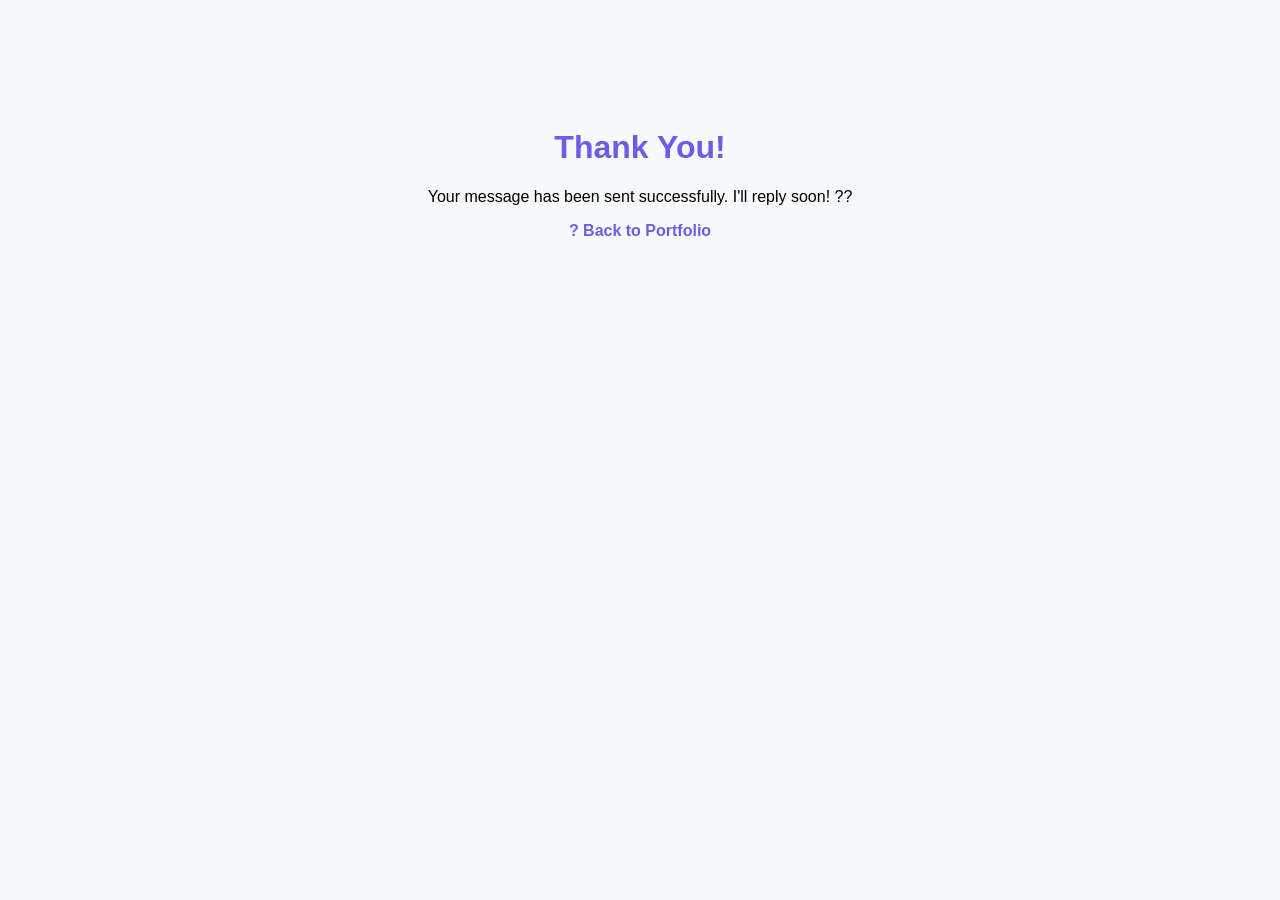
<file: thanks.html>
<!DOCTYPE html>
<html lang="en">
<head>
  <meta charset="UTF-8">
  <title>Thank You - Kushal</title>
  <style>
    body { font-family: 'Poppins', sans-serif; text-align: center; padding: 100px 20px; background: #f8f9fa; }
    h1 { color: #6c5ce7; }
    a { color: #6c5ce7; text-decoration: none; font-weight: bold; }
  </style>
</head>
<body>
  <h1>Thank You!</h1>
  <p>Your message has been sent successfully. I'll reply soon! ??</p>
  <a href="index.html">? Back to Portfolio</a>
</body>
</html>
</file>
<file: style.css>
/* ============================================================
   KUSHAL PHUYAL — MASTER STYLESHEET (Refined Version)
   Theme : Dark Gold Luxury
   Fonts : Playfair Display (headings) + Plus Jakarta Sans (body)
   Author: Kushal Phuyal | kushalphuyal.com.np
   Last refined: 2025
   ============================================================ */

@import url('https://fonts.googleapis.com/css2?family=Playfair+Display:wght@400;600;700;900&family=Plus+Jakarta+Sans:wght@300;400;500;600;700;800&family=JetBrains+Mono:wght@400;500&display=swap');

/* ── DESIGN TOKENS ──────────────────────────────────────── */
:root {
  /* Colors */
  --nav-h: 68px;
  --bg: #0a0a0a;
  --bg2: #111111;
  --card: #161616;
  --card2: #1c1c1c;
  --border: rgba(255,255,255,0.08);
  --border2: rgba(255,255,255,0.14);
  --gold: #c9a84c;
  --gold2: #e8c46a;
  --gold3: #f5d98a;
  --gold-glow: rgba(201,168,76,0.18);
  --white: #ffffff;
  --offwhite: #f0ece4;
  --text: #b8b4ac;
  --muted: #5a5650;
  --dim: #333230;
  --green: #4caf7d;
  --red: #e05a5a;
  --blue: #5a9ee0;

  /* Typography */
  --ff-head: 'Playfair Display', Georgia, serif;
  --ff-body: 'Plus Jakarta Sans', system-ui, -apple-system, sans-serif;
  --ff-mono: 'JetBrains Mono', monospace;

  /* Spacing & Sizing */
  --radius: 12px;
  --radius-lg: 20px;
  --section-x: clamp(4%, 6vw, 6%);
  --max-w: 1160px;
}

/* ── GLOBAL RESET & BASE ───────────────────────────────── */
*, *::before, *::after {
  margin: 0;
  padding: 0;
  box-sizing: border-box;
}

html {
  scroll-behavior: smooth;
  font-size: 16px;
}

body {
  background: var(--bg);
  color: var(--text);
  font-family: var(--ff-body);
  line-height: 1.7;
  overflow-x: hidden;
  -webkit-font-smoothing: antialiased;
  -moz-osx-font-smoothing: grayscale;
  padding-top: var(--nav-h);
}

a { color: inherit; text-decoration: none; }
img { display: block; max-width: 100%; }
ul { list-style: none; }
button, input, textarea, select {
  font-family: var(--ff-body);
  cursor: pointer;
}

/* Accessibility: Visible focus outline */
:focus-visible {
  outline: 2px solid var(--gold);
  outline-offset: 2px;
}

/* ── NOISE TEXTURE OVERLAY ─────────────────────────────── */
body::before {
  content: '';
  position: fixed;
  inset: 0;
  z-index: 0;
  pointer-events: none;
  opacity: 0.035;
  background-image: url("data:image/svg+xml,%3Csvg xmlns='http://www.w3.org/2000/svg' width='200' height='200'%3E%3Cfilter id='n'%3E%3CfeTurbulence type='fractalNoise' baseFrequency='0.85' numOctaves='4' stitchTiles='stitch'/%3E%3C/filter%3E%3Crect width='200' height='200' filter='url(%23n)'/%3E%3C/svg%3E");
}

/* ── DECORATIVE GOLD GLOW ORBS ─────────────────────────── */
/* Reduced blur radius for better mobile performance */
.orb {
  position: fixed;
  border-radius: 50%;
  filter: blur(60px);
  pointer-events: none;
  z-index: 0;
  animation: orb-drift 24s ease-in-out infinite;
}

.orb-1 {
  width: 480px;
  height: 480px;
  background: rgba(201,168,76,0.05);
  top: -160px;
  left: -100px;
}

.orb-2 {
  width: 380px;
  height: 380px;
  background: rgba(201,168,76,0.04);
  bottom: -140px;
  right: -90px;
  animation-delay: -12s;
}

@keyframes orb-drift {
  0%, 100% { transform: translate(0,0) scale(1); }
  50%      { transform: translate(18px, -22px) scale(1.03); }
}

/* ── SCROLL REVEAL ANIMATION ───────────────────────────── */
.reveal {
  opacity: 0;
  transform: translateY(24px);
  transition: opacity 0.7s ease, transform 0.7s ease;
  will-change: opacity, transform;
}

.reveal.on {
  opacity: 1;
  transform: none;
}

/* ── NAVIGATION ────────────────────────────────────────── */
#navbar {
  position: fixed;
  top: 0;
  left: 0;
  right: 0;
  z-index: 9999;
  height: 68px;
  display: flex;
  align-items: center;
  justify-content: space-between;
  padding: 0 var(--section-x);
  background: rgba(10,10,10,0.92);
  -webkit-backdrop-filter: blur(20px);
  backdrop-filter: blur(20px);
  border-bottom: 1px solid var(--border);
  transition: background 0.3s ease;
}

.nav-logo {
  font-family: var(--ff-head);
  font-size: 1.35rem;
  font-weight: 700;
  color: var(--white);
  letter-spacing: 0.04em;
}

.nav-logo .dot { color: var(--gold); }

.nav-links {
  display: flex;
  align-items: center;
  gap: 2px;
}

.nav-links a {
  color: var(--muted);
  padding: 8px 14px;
  border-radius: 8px;
  font-size: 0.875rem;
  font-weight: 500;
  transition: color 0.22s, background 0.22s;
}

.nav-links a:hover,
.nav-links a.active {
  color: var(--white);
  background: rgba(255,255,255,0.05);
}

.nav-links .nav-cta {
  background: var(--gold);
  color: #000;
  padding: 9px 22px;
  border-radius: var(--radius);
  font-weight: 700;
  margin-left: 10px;
  font-size: 0.875rem;
  transition: background 0.22s, transform 0.22s;
}

.nav-links .nav-cta:hover {
  background: var(--gold2);
  transform: translateY(-1px);
}

.nav-back {
  display: flex;
  align-items: center;
  gap: 8px;
  color: var(--muted);
  padding: 8px 16px;
  border-radius: var(--radius);
  border: 1px solid var(--border);
  font-size: 0.875rem;
  font-weight: 500;
  transition: all 0.22s;
}

.nav-back:hover {
  color: var(--gold);
  border-color: var(--gold);
}

/* Hamburger Menu */
.hamburger {
  display: none;
  background: none;
  border: none;
  color: var(--white);
  font-size: 1.5rem;
  padding: 8px;
}

.mob-menu {
  display: none;
  position: fixed;
  top: 68px;
  left: 0;
  right: 0;
  z-index: 9998;
  background: var(--bg2);
  border-bottom: 1px solid var(--border);
  flex-direction: column;
  padding: 12px var(--section-x);
}

.mob-menu.open { display: flex; }

.mob-menu a {
  color: var(--text);
  padding: 13px 0;
  font-size: 1rem;
  border-bottom: 1px solid var(--border);
  transition: color 0.2s;
}

.mob-menu a:last-child { border: none; }

.mob-menu a:hover { color: var(--gold); }

/* ── PAGE HERO (inner pages) ───────────────────────────── */
.page-hero {
  padding: calc(var(--nav-h) + 32px) var(--section-x) 44px;
  position: relative;
  z-index: 2;
  text-align: center;
  min-height: calc(60vh - var(--nav-h));
  display: flex;
  flex-direction: column;
  justify-content: center;
}

.page-hero .eyebrow { margin-bottom: 14px; }

.page-hero h1 {
  font-family: var(--ff-head);
  font-size: clamp(2.2rem, 4vw, 3.4rem);
  font-weight: 700;
  color: var(--white);
  margin-bottom: 12px;
}

.page-hero h1 em {
  font-style: italic;
  color: var(--gold);
}

.page-hero p {
  color: var(--muted);
  max-width: 500px;
  margin: 0 auto;
  font-size: 0.95rem;
}

/* ── TYPOGRAPHY HELPERS ────────────────────────────────── */
.eyebrow {
  display: inline-flex;
  align-items: center;
  gap: 10px;
  font-size: 0.7rem;
  font-weight: 700;
  letter-spacing: 0.18em;
  text-transform: uppercase;
  color: var(--gold);
}

.eyebrow::before,
.eyebrow::after {
  content: '';
  width: 22px;
  height: 1px;
  background: var(--gold);
  opacity: 0.6;
}

.section-title {
  font-family: var(--ff-head);
  font-size: clamp(1.8rem, 3vw, 2.6rem);
  font-weight: 700;
  color: var(--white);
  line-height: 1.15;
  margin-bottom: 14px;
}

.section-sub {
  color: var(--muted);
  font-size: 0.95rem;
  max-width: 520px;
}

.centered { text-align: center; }
.centered .section-sub { margin: 0 auto; }

/* ── DIVIDER ───────────────────────────────────────────── */
.divider {
  width: 100%;
  height: 1px;
  position: relative;
  z-index: 2;
  background: linear-gradient(to right, transparent, var(--border2), transparent);
}

/* ── BUTTONS ───────────────────────────────────────────── */
.btn {
  display: inline-flex;
  align-items: center;
  justify-content: center;
  gap: 8px;
  padding: 12px 26px;
  border-radius: var(--radius);
  font-weight: 700;
  font-size: 0.875rem;
  border: none;
  transition: all 0.25s;
  cursor: pointer;
  white-space: nowrap;
}

.btn-gold {
  background: var(--gold);
  color: #000;
}

.btn-gold:hover {
  background: var(--gold2);
  transform: translateY(-2px);
  box-shadow: 0 8px 24px rgba(201,168,76,0.3);
}

.btn-outline {
  background: transparent;
  border: 1px solid var(--border2);
  color: var(--text);
}

.btn-outline:hover {
  border-color: var(--gold);
  color: var(--gold);
  transform: translateY(-2px);
}

.btn-dark {
  background: var(--card2);
  border: 1px solid var(--border);
  color: var(--text);
}

.btn-dark:hover {
  border-color: var(--gold);
  color: var(--gold);
}

.btn-green {
  background: var(--green);
  color: #000;
}

.btn-green:hover {
  filter: brightness(1.1);
  transform: translateY(-2px);
}

.btn-sm {
  padding: 8px 18px;
  font-size: 0.82rem;
}

.btn-full { width: 100%; }

/* ── CARDS ─────────────────────────────────────────────── */
.card {
  background: var(--card);
  border: 1px solid var(--border);
  border-radius: var(--radius-lg);
  padding: 28px;
  transition: border-color 0.3s, transform 0.3s, box-shadow 0.3s;
}

.card:hover {
  border-color: rgba(201,168,76,0.3);
  transform: translateY(-5px);
  box-shadow: 0 20px 50px rgba(0,0,0,0.4);
}

.card-title {
  font-family: var(--ff-head);
  font-size: 1.1rem;
  font-weight: 700;
  color: var(--white);
  margin-bottom: 10px;
}

.card-sub {
  font-size: 0.88rem;
  color: var(--muted);
  line-height: 1.7;
}

/* ── TAGS / BADGES ─────────────────────────────────────── */
.tag {
  display: inline-block;
  padding: 4px 11px;
  border-radius: 5px;
  font-size: 0.72rem;
  font-weight: 700;
  letter-spacing: 0.05em;
  text-transform: uppercase;
}

.tag-gold {
  background: rgba(201,168,76,0.12);
  color: var(--gold);
  border: 1px solid rgba(201,168,76,0.25);
}

.tag-green {
  background: rgba(76,175,125,0.12);
  color: var(--green);
  border: 1px solid rgba(76,175,125,0.25);
}

.tag-red {
  background: rgba(224,90,90,0.12);
  color: var(--red);
  border: 1px solid rgba(224,90,90,0.25);
}

.tag-blue {
  background: rgba(90,158,224,0.12);
  color: var(--blue);
  border: 1px solid rgba(90,158,224,0.25);
}

.tag-dim {
  background: rgba(255,255,255,0.05);
  color: var(--muted);
  border: 1px solid var(--border);
}

/* ── FORMS ─────────────────────────────────────────────── */
.form-group {
  display: flex;
  flex-direction: column;
  gap: 6px;
  margin-bottom: 16px;
}

.form-group label {
  font-size: 0.75rem;
  font-weight: 700;
  color: var(--muted);
  text-transform: uppercase;
  letter-spacing: 0.07em;
}

.form-group input,
.form-group textarea,
.form-group select {
  width: 100%;
  padding: 12px 14px;
  background: rgba(0,0,0,0.35);
  border: 1px solid var(--border);
  border-radius: var(--radius);
  color: var(--white);
  font-size: 0.9rem;
  outline: none;
  transition: border-color 0.25s;
}

.form-group input:focus,
.form-group textarea:focus,
.form-group select:focus {
  border-color: var(--gold);
}

.form-group input::placeholder,
.form-group textarea::placeholder {
  color: var(--muted);
}

.form-group textarea {
  resize: vertical;
  min-height: 120px;
}

.form-group select option {
  background: #1a1a1a;
  color: var(--white);
}

.form-row {
  display: grid;
  grid-template-columns: 1fr 1fr;
  gap: 14px;
}

/* ── STAT BOX ──────────────────────────────────────────── */
.stat-box {
  background: var(--card);
  border: 1px solid var(--border);
  border-radius: var(--radius-lg);
  padding: 22px 18px;
  transition: all 0.3s;
  text-align: center;
}

.stat-box:hover {
  border-color: rgba(201,168,76,0.35);
  transform: translateY(-4px);
}

.stat-box .s-num {
  font-family: var(--ff-head);
  font-size: 2.2rem;
  font-weight: 700;
  color: var(--gold);
  line-height: 1;
  margin-bottom: 5px;
}

.stat-box .s-lbl {
  font-size: 0.78rem;
  color: var(--muted);
}

/* ── SKILL BARS ────────────────────────────────────────── */
.skill-row { margin-bottom: 14px; }

.skill-hdr {
  display: flex;
  justify-content: space-between;
  font-size: 0.82rem;
  margin-bottom: 6px;
}

.skill-hdr span:first-child {
  color: var(--text);
  font-weight: 500;
}

.skill-hdr span:last-child {
  color: var(--gold);
  font-family: var(--ff-mono);
  font-size: 0.76rem;
}

.skill-track {
  height: 4px;
  background: var(--border);
  border-radius: 2px;
  overflow: hidden;
}

.skill-fill {
  height: 100%;
  border-radius: 2px;
  width: 0;
  background: linear-gradient(90deg, var(--gold), var(--gold3));
  transition: width 1.2s cubic-bezier(0.4,0,0.2,1);
}

/* ── SOCIAL LINKS ──────────────────────────────────────── */
.social-link {
  width: 42px;
  height: 42px;
  border-radius: 10px;
  border: 1px solid var(--border);
  background: rgba(255,255,255,0.03);
  color: var(--muted);
  display: flex;
  align-items: center;
  justify-content: center;
  font-size: 1rem;
  transition: all 0.25s;
}

.social-link:hover {
  background: var(--gold);
  color: #000;
  border-color: var(--gold);
  transform: translateY(-3px);
}

.socials { display: flex; gap: 8px; }

/* ── CONTACT ITEM ──────────────────────────────────────── */
.contact-item {
  display: flex;
  align-items: center;
  gap: 16px;
  padding: 14px 18px;
  background: var(--card);
  border: 1px solid var(--border);
  border-radius: var(--radius);
  margin-bottom: 10px;
  transition: all 0.25s;
}

.contact-item:hover {
  border-color: var(--gold);
  transform: translateX(5px);
}

.ci-icon {
  width: 42px;
  height: 42px;
  border-radius: 10px;
  flex-shrink: 0;
  background: rgba(201,168,76,0.1);
  color: var(--gold);
  display: flex;
  align-items: center;
  justify-content: center;
  font-size: 1.05rem;
}

.ci-text strong {
  display: block;
  color: var(--white);
  font-size: 0.875rem;
  margin-bottom: 1px;
}

.ci-text span {
  color: var(--muted);
  font-size: 0.8rem;
}

/* ── FOOTER ────────────────────────────────────────────── */
#footer {
  background: #060606;
  border-top: 1px solid var(--border);
  padding: 56px var(--section-x) 28px;
  position: relative;
  z-index: 2;
}

.footer-grid {
  display: grid;
  grid-template-columns: 2fr 1fr 1fr 1fr;
  gap: 40px;
  margin-bottom: 40px;
}

.footer-logo {
  font-family: var(--ff-head);
  font-size: 1.35rem;
  font-weight: 700;
  color: var(--white);
  margin-bottom: 12px;
}

.footer-logo .dot { color: var(--gold); }

.footer-brand p {
  color: var(--muted);
  font-size: 0.85rem;
  line-height: 1.75;
  max-width: 280px;
  margin-bottom: 18px;
}

.footer-col h4 {
  color: var(--white);
  font-size: 0.85rem;
  font-weight: 700;
  margin-bottom: 14px;
  letter-spacing: 0.02em;
}

.footer-col a {
  display: block;
  color: var(--muted);
  font-size: 0.82rem;
  margin-bottom: 9px;
  transition: color 0.2s;
}

.footer-col a:hover { color: var(--gold); }

.footer-bottom {
  border-top: 1px solid var(--border);
  padding-top: 20px;
  display: flex;
  justify-content: space-between;
  align-items: center;
  font-size: 0.78rem;
  color: var(--muted);
  flex-wrap: wrap;
  gap: 8px;
}

.footer-bottom .heart { color: var(--gold); }

/* ── FLOATING CHATBOX ──────────────────────────────────── */
#chat-toggle {
  position: fixed;
  right: 24px;
  bottom: 24px;
  z-index: 2000;
  width: 56px;
  height: 56px;
  border-radius: 50%;
  background: var(--gold);
  color: #000;
  display: flex;
  align-items: center;
  justify-content: center;
  font-size: 1.3rem;
  border: none;
  cursor: pointer;
  box-shadow: 0 8px 28px rgba(201,168,76,0.4);
  transition: all 0.28s;
}

#chat-toggle:hover {
  background: var(--gold2);
  transform: scale(1.08) rotate(10deg);
}

#chatbox {
  position: fixed;
  right: 24px;
  bottom: 96px;
  z-index: 2000;
  width: 345px;
  height: min(460px, 75vh);
  background: var(--card2);
  border: 1px solid var(--border2);
  border-radius: 20px;
  display: none;
  flex-direction: column;
  overflow: hidden;
  box-shadow: 0 24px 70px rgba(0,0,0,0.8);
}

.chat-head {
  padding: 16px 18px;
  display: flex;
  align-items: center;
  justify-content: space-between;
  background: linear-gradient(135deg, #1a1500, #2a2000);
  border-bottom: 1px solid rgba(201,168,76,0.2);
}

.chat-head-left {
  display: flex;
  align-items: center;
  gap: 10px;
}

.chat-av {
  width: 36px;
  height: 36px;
  border-radius: 50%;
  background: rgba(201,168,76,0.15);
  border: 1px solid rgba(201,168,76,0.3);
  color: var(--gold);
  display: flex;
  align-items: center;
  justify-content: center;
  font-size: 1rem;
}

.chat-name {
  color: var(--white);
  font-weight: 600;
  font-size: 0.875rem;
}

.chat-status-text {
  color: rgba(255,255,255,0.5);
  font-size: 0.7rem;
  display: flex;
  align-items: center;
  gap: 5px;
}

.s-dot {
  width: 6px;
  height: 6px;
  border-radius: 50%;
  background: var(--green);
  animation: blink 2s infinite;
}

@keyframes blink {
  0%, 100% { opacity: 1; }
  50%      { opacity: 0.3; }
}

.chat-close-x {
  background: none;
  border: none;
  color: var(--muted);
  font-size: 1rem;
  cursor: pointer;
  transition: color 0.2s;
}

.chat-close-x:hover { color: var(--white); }

.chat-msgs {
  flex: 1;
  padding: 14px;
  overflow-y: auto;
  display: flex;
  flex-direction: column;
  gap: 8px;
}

.chat-msgs::-webkit-scrollbar { width: 3px; }
.chat-msgs::-webkit-scrollbar-thumb { background: rgba(255,255,255,0.1); }

.cmsg {
  padding: 10px 13px;
  border-radius: 14px;
  font-size: 0.84rem;
  max-width: 86%;
  line-height: 1.5;
}

.cmsg.user {
  background: var(--gold);
  color: #000;
  font-weight: 500;
  align-self: flex-end;
  border-bottom-right-radius: 3px;
}

.cmsg.bot {
  background: rgba(255,255,255,0.06);
  border: 1px solid var(--border);
  align-self: flex-start;
  border-bottom-left-radius: 3px;
  color: var(--text);
}

.chat-inp-row {
  display: flex;
  gap: 8px;
  padding: 12px 14px;
  background: rgba(0,0,0,0.3);
  border-top: 1px solid var(--border);
}

#c-input {
  flex: 1;
  background: rgba(255,255,255,0.05);
  border: 1px solid var(--border);
  border-radius: 20px;
  color: var(--white);
  padding: 8px 13px;
  font-size: 0.85rem;
  outline: none;
  transition: border-color 0.25s;
}

#c-input:focus { border-color: var(--gold); }

#c-send {
  width: 36px;
  height: 36px;
  border-radius: 50%;
  border: none;
  flex-shrink: 0;
  background: var(--gold);
  color: #000;
  display: flex;
  align-items: center;
  justify-content: center;
  font-size: 0.88rem;
  transition: transform 0.22s;
}

#c-send:hover { transform: scale(1.1); }

/* ── ABOUT TABS ────────────────────────────────────────── */
.tabs-row {
  display: flex;
  gap: 6px;
  flex-wrap: wrap;
  margin-bottom: 22px;
}

.tab-btn {
  padding: 8px 16px;
  border-radius: 8px;
  border: 1px solid var(--border);
  background: transparent;
  color: var(--muted);
  font-size: 0.82rem;
  font-weight: 600;
  transition: all 0.22s;
}

.tab-btn:hover { color: var(--white); }

.tab-btn.active {
  background: var(--gold);
  color: #000;
  border-color: var(--gold);
}

.tab-pane {
  display: none;
  animation: fadeUp 0.3s ease;
}

.tab-pane.active { display: block; }

@keyframes fadeUp {
  from { opacity: 0; transform: translateY(8px); }
  to   { opacity: 1; transform: none; }
}

/* ── INFO LIST ─────────────────────────────────────────── */
.info-list li {
  display: flex;
  align-items: flex-start;
  gap: 10px;
  font-size: 0.88rem;
  color: var(--muted);
  margin-bottom: 9px;
  line-height: 1.55;
}

.info-list li i {
  color: var(--gold);
  margin-top: 3px;
  width: 14px;
  flex-shrink: 0;
  font-size: 0.82rem;
}

.info-list li strong { color: var(--text); }

/* ── SECTION WRAPPER ───────────────────────────────────── */
section {
  padding: 85px var(--section-x);
}

.inner {
  max-width: var(--max-w);
  margin: 0 auto;
}

/* ── PRODUCT CARD ──────────────────────────────────────── */
.product-card {
  background: var(--card);
  border: 1px solid var(--border);
  border-radius: var(--radius-lg);
  padding: 28px;
  position: relative;
  transition: all 0.3s;
}

.product-card:hover {
  border-color: rgba(201,168,76,0.4);
  transform: translateY(-6px);
  box-shadow: 0 22px 55px rgba(0,0,0,0.5);
}

.product-badge {
  position: absolute;
  top: -1px;
  right: 22px;
  background: var(--gold);
  color: #000;
  padding: 4px 13px;
  border-radius: 0 0 8px 8px;
  font-size: 0.68rem;
  font-weight: 800;
  letter-spacing: 0.06em;
  text-transform: uppercase;
}

.product-icon { font-size: 2.4rem; margin-bottom: 16px; }

.product-card h3 {
  font-family: var(--ff-head);
  font-size: 1.1rem;
  font-weight: 700;
  color: var(--white);
  margin-bottom: 8px;
}

.product-card p {
  font-size: 0.85rem;
  color: var(--muted);
  line-height: 1.7;
  margin-bottom: 16px;
}

.product-price {
  display: flex;
  align-items: baseline;
  gap: 8px;
  margin-bottom: 18px;
}

.product-price .amt {
  font-family: var(--ff-head);
  font-size: 1.8rem;
  font-weight: 700;
  color: var(--gold);
}

.product-price .curr {
  font-size: 0.78rem;
  color: var(--muted);
}

.product-price .orig {
  font-size: 0.85rem;
  color: var(--muted);
  text-decoration: line-through;
}

.product-features { margin-bottom: 18px; }

.product-features li {
  display: flex;
  align-items: center;
  gap: 8px;
  font-size: 0.83rem;
  color: var(--muted);
  margin-bottom: 7px;
}

.product-features li i { color: var(--green); font-size: 0.8rem; }

/* ── SERVICE CARD ──────────────────────────────────────── */
.service-card {
  background: var(--card);
  border: 1px solid var(--border);
  border-radius: var(--radius-lg);
  padding: 28px;
  transition: all 0.3s;
  position: relative;
  overflow: hidden;
}

.service-card::before {
  content: '';
  position: absolute;
  top: 0;
  left: 0;
  right: 0;
  height: 2px;
  background: linear-gradient(90deg, var(--gold), var(--gold3));
  transform: scaleX(0);
  transition: transform 0.3s;
  transform-origin: left;
}

.service-card:hover {
  border-color: rgba(201,168,76,0.3);
  transform: translateY(-5px);
}

.service-card:hover::before { transform: scaleX(1); }

.service-icon {
  width: 50px;
  height: 50px;
  border-radius: 12px;
  background: rgba(201,168,76,0.1);
  color: var(--gold);
  display: flex;
  align-items: center;
  justify-content: center;
  font-size: 1.3rem;
  margin-bottom: 18px;
}

.service-card h3 {
  font-family: var(--ff-head);
  font-size: 1.05rem;
  font-weight: 700;
  color: var(--white);
  margin-bottom: 8px;
}

.service-card p {
  font-size: 0.85rem;
  color: var(--muted);
  line-height: 1.7;
  margin-bottom: 14px;
}

.service-price {
  font-family: var(--ff-mono);
  font-size: 0.78rem;
  color: var(--gold);
  padding: 4px 10px;
  border-radius: 5px;
  background: rgba(201,168,76,0.08);
  border: 1px solid rgba(201,168,76,0.2);
  display: inline-block;
}

/* ── BLOG CARD ─────────────────────────────────────────── */
.blog-card {
  background: var(--card);
  border: 1px solid var(--border);
  border-radius: var(--radius-lg);
  overflow: hidden;
  transition: all 0.3s;
}

.blog-card:hover {
  border-color: rgba(201,168,76,0.3);
  transform: translateY(-5px);
  box-shadow: 0 16px 40px rgba(0,0,0,0.4);
}

.blog-thumb {
  height: 155px;
  display: flex;
  flex-direction: column;
  align-items: center;
  justify-content: center;
  gap: 8px;
  position: relative;
  overflow: hidden;
}

.blog-thumb::before {
  content: '';
  position: absolute;
  inset: 0;
  background: radial-gradient(ellipse at center, rgba(201,168,76,0.12), transparent 70%);
}

.blog-thumb i {
  font-size: 2.2rem;
  position: relative;
  z-index: 1;
}

.blog-body { padding: 18px 20px; }

.blog-cat {
  display: inline-block;
  padding: 3px 9px;
  border-radius: 4px;
  font-size: 0.68rem;
  font-weight: 800;
  margin-bottom: 8px;
  text-transform: uppercase;
  letter-spacing: 0.06em;
}

.blog-body h3 {
  font-family: var(--ff-head);
  font-size: 0.95rem;
  font-weight: 700;
  color: var(--white);
  margin-bottom: 6px;
  line-height: 1.35;
}

.blog-body p {
  font-size: 0.8rem;
  color: var(--muted);
  margin-bottom: 12px;
  line-height: 1.6;
  display: -webkit-box;
  -webkit-line-clamp: 2;
  -webkit-box-orient: vertical;
  overflow: hidden;
}

.blog-foot {
  display: flex;
  justify-content: space-between;
  padding-top: 10px;
  border-top: 1px solid var(--border);
  font-size: 0.72rem;
  color: var(--muted);
}

.blog-foot span {
  display: flex;
  align-items: center;
  gap: 4px;
}

.blog-foot .read-link {
  color: var(--gold);
  font-weight: 600;
}

/* ── GALLERY / PHOTO ───────────────────────────────────── */
.gallery-item {
  border-radius: 12px;
  overflow: hidden;
  aspect-ratio: 1;
  cursor: pointer;
  border: 1px solid var(--border);
  transition: all 0.3s;
  position: relative;
}

.gallery-item:hover {
  transform: scale(1.03);
  border-color: rgba(201,168,76,0.4);
}

.gallery-item img {
  width: 100%;
  height: 100%;
  object-fit: cover;
  display: block;
}

.gallery-item .g-overlay {
  position: absolute;
  inset: 0;
  background: rgba(0,0,0,0.55);
  opacity: 0;
  transition: 0.3s;
  display: flex;
  align-items: center;
  justify-content: center;
  color: var(--gold);
  font-size: 1.5rem;
}

.gallery-item:hover .g-overlay { opacity: 1; }

/* ── TESTIMONIAL ───────────────────────────────────────── */
.testimonial-card {
  background: var(--card);
  border: 1px solid var(--border);
  border-radius: var(--radius-lg);
  padding: 26px;
}

.t-stars {
  color: var(--gold);
  margin-bottom: 12px;
  letter-spacing: 2px;
}

.t-text {
  font-size: 0.88rem;
  color: var(--muted);
  line-height: 1.75;
  margin-bottom: 16px;
  font-style: italic;
}

.t-author {
  display: flex;
  align-items: center;
  gap: 12px;
}

.t-av {
  width: 38px;
  height: 38px;
  border-radius: 50%;
  flex-shrink: 0;
  background: var(--gold);
  color: #000;
  display: flex;
  align-items: center;
  justify-content: center;
  font-weight: 700;
  font-size: 0.9rem;
}

.t-name {
  font-size: 0.85rem;
  color: var(--white);
  font-weight: 600;
}

.t-title {
  font-size: 0.75rem;
  color: var(--muted);
}

/* ── MODAL ─────────────────────────────────────────────── */
.modal-overlay {
  display: none;
  position: fixed;
  inset: 0;
  z-index: 10000;
  background: rgba(0,0,0,0.95);
  overflow-y: auto;
  padding: 30px 16px;
  align-items: flex-start;
  justify-content: center;
}

.modal-overlay.open { display: flex; }

.modal-box {
  background: var(--card);
  border: 1px solid var(--border2);
  border-radius: 20px;
  max-width: 760px;
  width: 100%;
  position: relative;
  animation: modal-in 0.3s ease;
}

@keyframes modal-in {
  from { opacity: 0; transform: translateY(20px); }
  to   { opacity: 1; transform: none; }
}

.modal-img {
  height: auto;
  display: flex;
  align-items: center;
  justify-content: center;
  border-radius: 20px 20px 0 0;
  overflow: hidden;
  position: relative;
}

.modal-img::before {
  content: '';
  position: absolute;
  inset: 0;
  background: radial-gradient(ellipse, rgba(201,168,76,0.12), transparent 65%);
}

.modal-img i {
  font-size: 4rem;
  position: relative;
  z-index: 1;
}

.modal-close {
  position: absolute;
  top: 14px;
  right: 14px;
  width: 42px;
  height: 42px;
  border-radius: 50%;
  background: rgba(0,0,0,0.5);
  border: 1px solid var(--border);
  color: var(--white);
  cursor: pointer;
  display: flex;
  align-items: center;
  justify-content: center;
  font-size: 1rem;
  transition: all 0.22s;
  z-index: 10;
}

.modal-close:hover { background: var(--red); }

.modal-content { padding: 28px 30px; }

.modal-content h1 {
  font-family: var(--ff-head);
  font-size: 1.7rem;
  font-weight: 700;
  color: var(--white);
  line-height: 1.2;
  margin-bottom: 12px;
}

.modal-meta {
  display: flex;
  gap: 18px;
  font-size: 0.78rem;
  color: var(--muted);
  margin-bottom: 20px;
  padding-bottom: 16px;
  border-bottom: 1px solid var(--border);
}

.modal-meta span {
  display: flex;
  align-items: center;
  gap: 5px;
}

.modal-body {
  font-size: 0.92rem;
  color: var(--muted);
  line-height: 1.9;
}

.modal-body h2 {
  font-family: var(--ff-head);
  font-size: 1.1rem;
  color: var(--white);
  margin: 22px 0 8px;
}

.modal-body h3 {
  font-family: var(--ff-head);
  font-size: 0.95rem;
  color: var(--gold);
  margin: 16px 0 6px;
}

.modal-body p { margin-bottom: 12px; }

.modal-body ul,
.modal-body ol {
  padding-left: 20px;
  margin-bottom: 12px;
}

.modal-body li { margin-bottom: 5px; }

.modal-body strong { color: var(--white); }

.modal-body .highlight {
  background: rgba(201,168,76,0.07);
  border-left: 3px solid var(--gold);
  padding: 12px 16px;
  border-radius: 0 8px 8px 0;
  margin: 14px 0;
}

.modal-nav {
  display: flex;
  justify-content: space-between;
  padding: 18px 30px;
  border-top: 1px solid var(--border);
}

.modal-nav button {
  display: flex;
  align-items: center;
  gap: 7px;
  background: none;
  border: 1px solid var(--border);
  color: var(--muted);
  padding: 9px 18px;
  border-radius: 8px;
  font-size: 0.85rem;
  transition: all 0.22s;
}

.modal-nav button:hover {
  border-color: var(--gold);
  color: var(--gold);
}

.modal-nav button:disabled {
  opacity: 0.3;
  cursor: not-allowed;
}

/* ── LIGHTBOX ──────────────────────────────────────────── */
.lightbox {
  display: none;
  position: fixed;
  inset: 0;
  z-index: 10000;
  background: rgba(0,0,0,0.97);
  align-items: center;
  justify-content: center;
}

.lightbox.open { display: flex; }

.lb-inner {
  position: relative;
  max-width: 900px;
  width: 92%;
}

.lb-img-wrap {
  border-radius: 14px;
  overflow: hidden;
}

.lb-img-wrap img {
  width: 100%;
  max-height: 78vh;
  object-fit: contain;
  display: block;
}

.lb-btn {
  position: absolute;
  top: 50%;
  transform: translateY(-50%);
  width: 44px;
  height: 44px;
  border-radius: 50%;
  background: rgba(201,168,76,0.15);
  border: 1px solid rgba(201,168,76,0.3);
  color: var(--gold);
  font-size: 1rem;
  cursor: pointer;
  display: flex;
  align-items: center;
  justify-content: center;
  transition: all 0.22s;
  z-index: 2;
}

.lb-btn:hover {
  background: var(--gold);
  color: #000;
}

.lb-prev { left: -42px; }
.lb-next { right: -42px; }

.lb-close {
  position: fixed;
  top: 20px;
  right: 24px;
  width: 42px;
  height: 42px;
  border-radius: 50%;
  background: rgba(255,255,255,0.08);
  border: 1px solid var(--border);
  color: var(--white);
  font-size: 0.9rem;
  cursor: pointer;
  display: flex;
  align-items: center;
  justify-content: center;
  transition: all 0.22s;
}

.lb-close:hover { background: var(--red); }

.lb-footer {
  display: flex;
  justify-content: space-between;
  padding: 12px 2px 0;
}

.lb-cap {
  color: var(--text);
  font-size: 0.88rem;
}

.lb-cnt {
  color: var(--muted);
  font-size: 0.8rem;
}

.lb-bar-w {
  height: 2px;
  background: rgba(255,255,255,0.08);
  border-radius: 2px;
  margin-top: 10px;
  overflow: hidden;
}

.lb-bar {
  height: 100%;
  background: var(--gold);
  transition: width 0.3s;
}

/* ── SEARCH BAR ────────────────────────────────────────── */
.search-wrap {
  position: relative;
  max-width: 460px;
  margin: 0 auto 20px;
}

.search-wrap input {
  width: 100%;
  padding: 12px 44px 12px 16px;
  background: rgba(255,255,255,0.04);
  border: 1px solid var(--border);
  border-radius: 12px;
  color: var(--white);
  font-size: 0.9rem;
  outline: none;
  transition: border-color 0.25s;
}

.search-wrap input:focus { border-color: var(--gold); }

.search-wrap input::placeholder { color: var(--muted); }

.search-wrap i {
  position: absolute;
  right: 14px;
  top: 50%;
  transform: translateY(-50%);
  color: var(--muted);
}

/* ── FILTER ROW ────────────────────────────────────────── */
.filter-row {
  display: flex;
  justify-content: center;
  gap: 8px;
  flex-wrap: wrap;
  margin-bottom: 48px;
}

.filter-btn {
  padding: 7px 18px;
  border-radius: 50px;
  font-size: 0.8rem;
  font-weight: 600;
  cursor: pointer;
  border: 1px solid var(--border);
  background: rgba(255,255,255,0.04);
  color: var(--muted);
  transition: all 0.22s;
}

.filter-btn:hover {
  color: var(--white);
  border-color: rgba(255,255,255,0.2);
}

.filter-btn.active {
  background: var(--gold);
  color: #000;
  border-color: var(--gold);
  box-shadow: 0 4px 16px rgba(201,168,76,0.3);
}

/* ── GRID HELPERS ──────────────────────────────────────── */
.grid-3 { display: grid; grid-template-columns: repeat(3,1fr); gap: 20px; }
.grid-2 { display: grid; grid-template-columns: repeat(2,1fr); gap: 20px; }
.grid-4 { display: grid; grid-template-columns: repeat(4,1fr); gap: 16px; }
.grid-stats { display: grid; grid-template-columns: repeat(4,1fr); gap: 16px; }

/* ── EMPTY STATE ───────────────────────────────────────── */
.empty-state {
  text-align: center;
  padding: 60px 20px;
  color: var(--muted);
  display: none;
}

.empty-state i {
  font-size: 2.5rem;
  display: block;
  margin-bottom: 14px;
  opacity: 0.3;
}

/* ── CERTIFICATE CARD ──────────────────────────────────── */
.cert-card {
  background: var(--card);
  border: 1px solid var(--border);
  border-radius: var(--radius-lg);
  overflow: hidden;
  cursor: pointer;
  transition: all 0.3s;
  position: relative;
}

.cert-card:hover {
  border-color: rgba(201,168,76,0.45);
  transform: translateY(-5px);
}

.cert-card::after {
  content: 'Certificate';
  position: absolute;
  top: 10px;
  right: 10px;
  background: var(--gold);
  color: #000;
  padding: 3px 9px;
  border-radius: 4px;
  font-size: 0.68rem;
  font-weight: 800;
  letter-spacing: 0.04em;
  text-transform: uppercase;
}

.cert-card img {
  width: 100%;
  height: 180px;
  object-fit: cover;
  display: block;
}

.cert-info { padding: 12px 14px; }

.cert-info .ctitle {
  font-size: 0.85rem;
  font-weight: 600;
  color: var(--white);
  margin-bottom: 3px;
}

.cert-info .csub {
  font-size: 0.75rem;
  color: var(--muted);
}

/* ── RESPONSIVE DESIGN ─────────────────────────────────── */
@media (max-width: 1024px) {
  .footer-grid { grid-template-columns: 1fr 1fr; }
  .grid-4 { grid-template-columns: repeat(2,1fr); }
  .grid-stats { grid-template-columns: repeat(2,1fr); }
}

@media (max-width: 900px) {
  .hamburger { display: block; }
  .nav-links { display: none; }
  .grid-3 { grid-template-columns: repeat(2,1fr); }
}

@media (max-width: 850px) {
  #sidebar-toggle { 
    display: block; 
    position: fixed; 
    top: 80px; 
    left: 10px;  /* left: 50% हटाएर */
    z-index: 1001; 
    background: var(--gold);
    color: #000;
    border: none;
    border-radius: 50%;
    width: 44px;
    height: 44px;
    font-size: 1.2rem;
    cursor: pointer;
    box-shadow: 0 4px 12px rgba(0,0,0,0.4);
  }
}

/* ── PRINT STYLES ──────────────────────────────────────── */
@media print {
  #navbar, #chat-toggle, #chatbox, .orb, body::before,
  .modal-overlay, .lightbox, .hamburger, .mob-menu {
    display: none !important;
  }

  body {
    background: white !important;
    color: black !important;
  }

  a {
    text-decoration: underline;
    color: blue !important;
  }

  .section-title, h1, h2, h3, .nav-logo {
    color: black !important;
  }

  .card, .product-card, .service-card, .blog-card, .testimonial-card {
    border: 1px solid #ccc !important;
    box-shadow: none !important;
    background: white !important;
  }
} 
#bg-canvas {
  position: fixed;
  top: 0;
  left: 0;
  width: 100%;
  height: 100%;
  z-index: -1;
  pointer-events: none;
  object-fit: cover;
</file>
